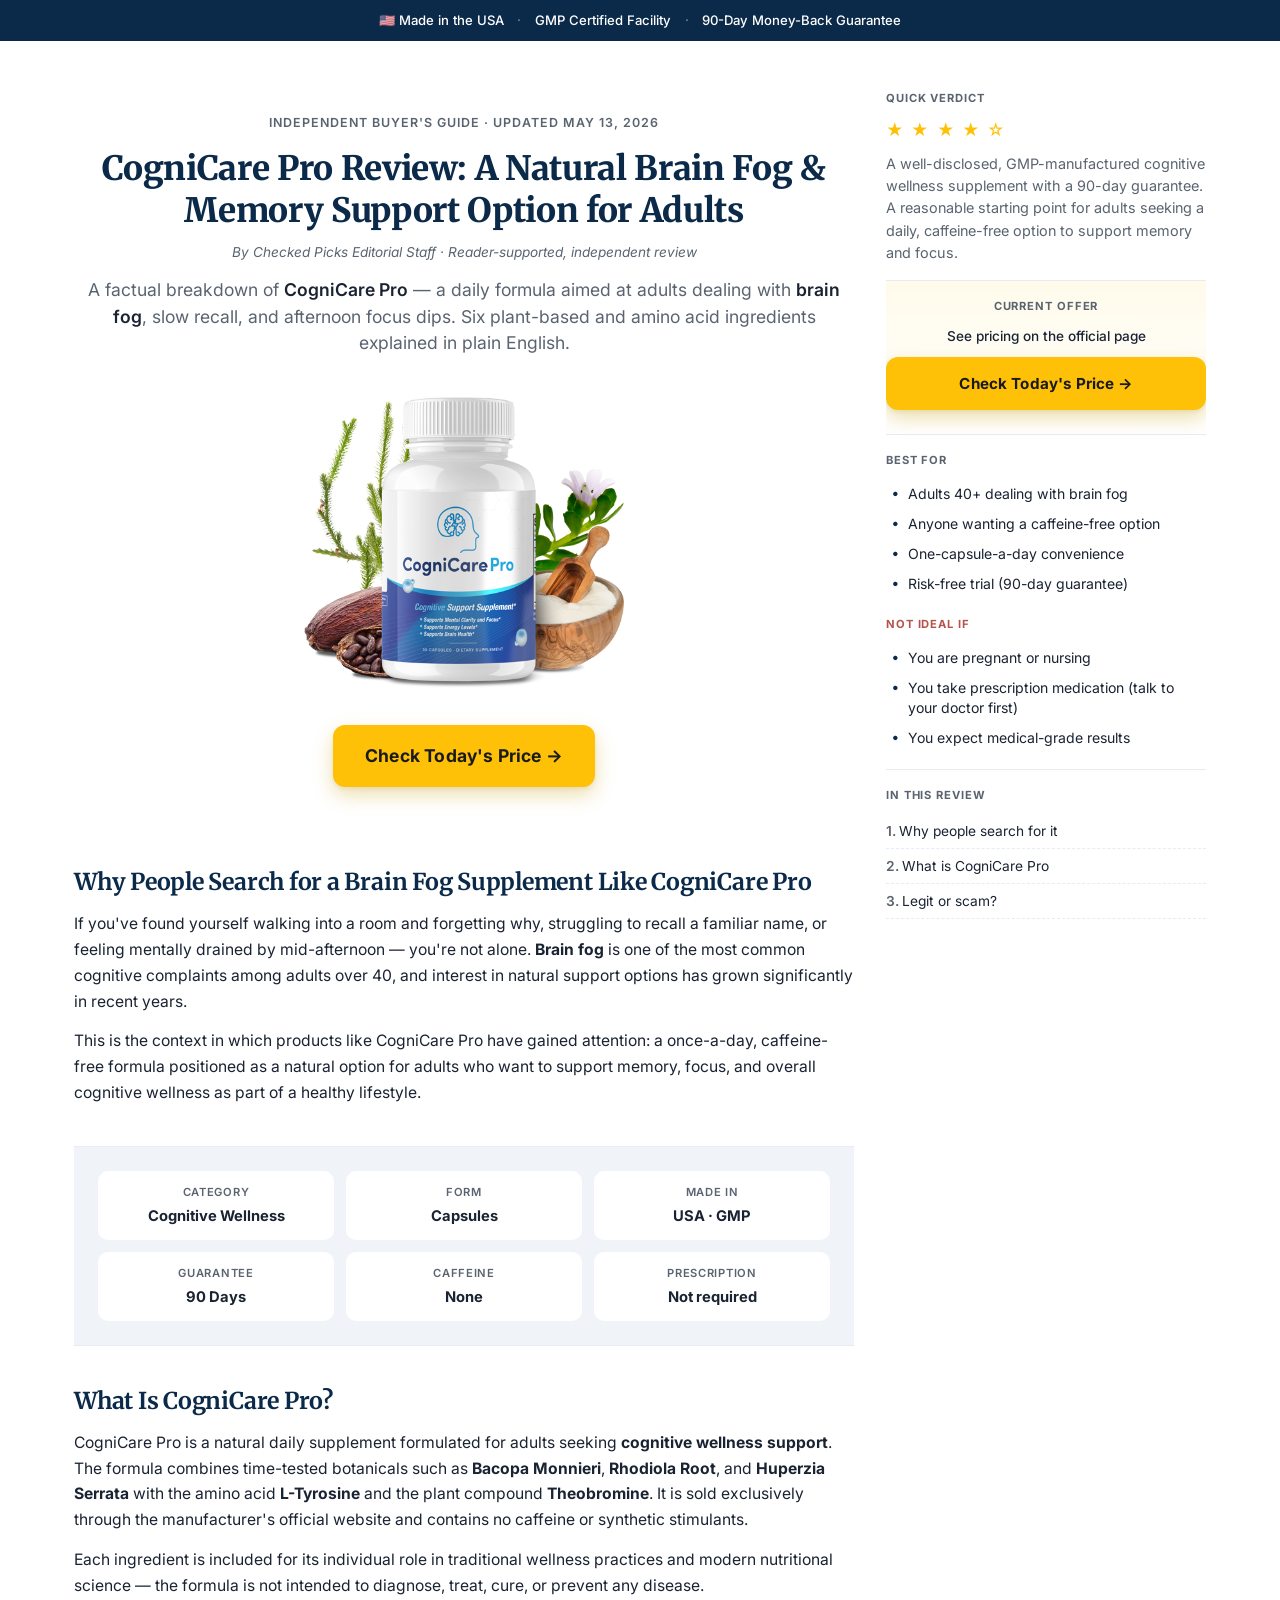
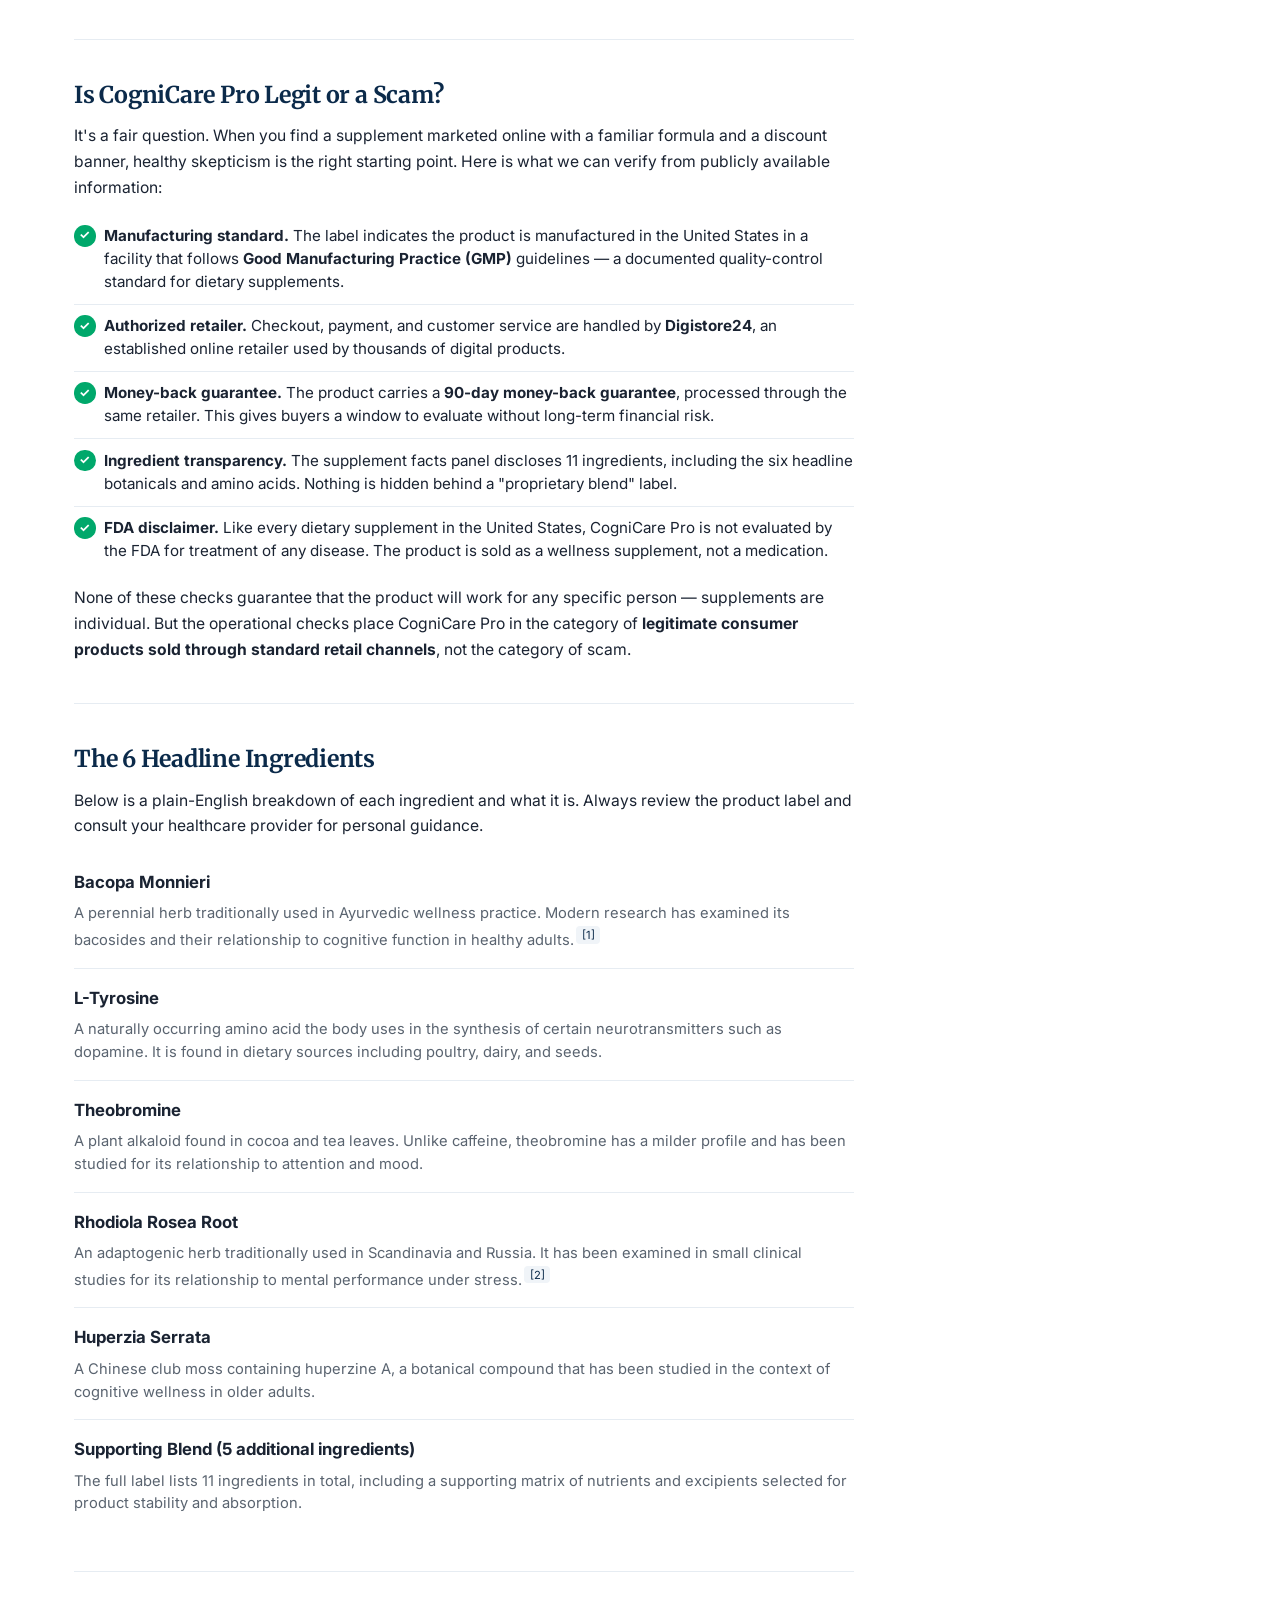
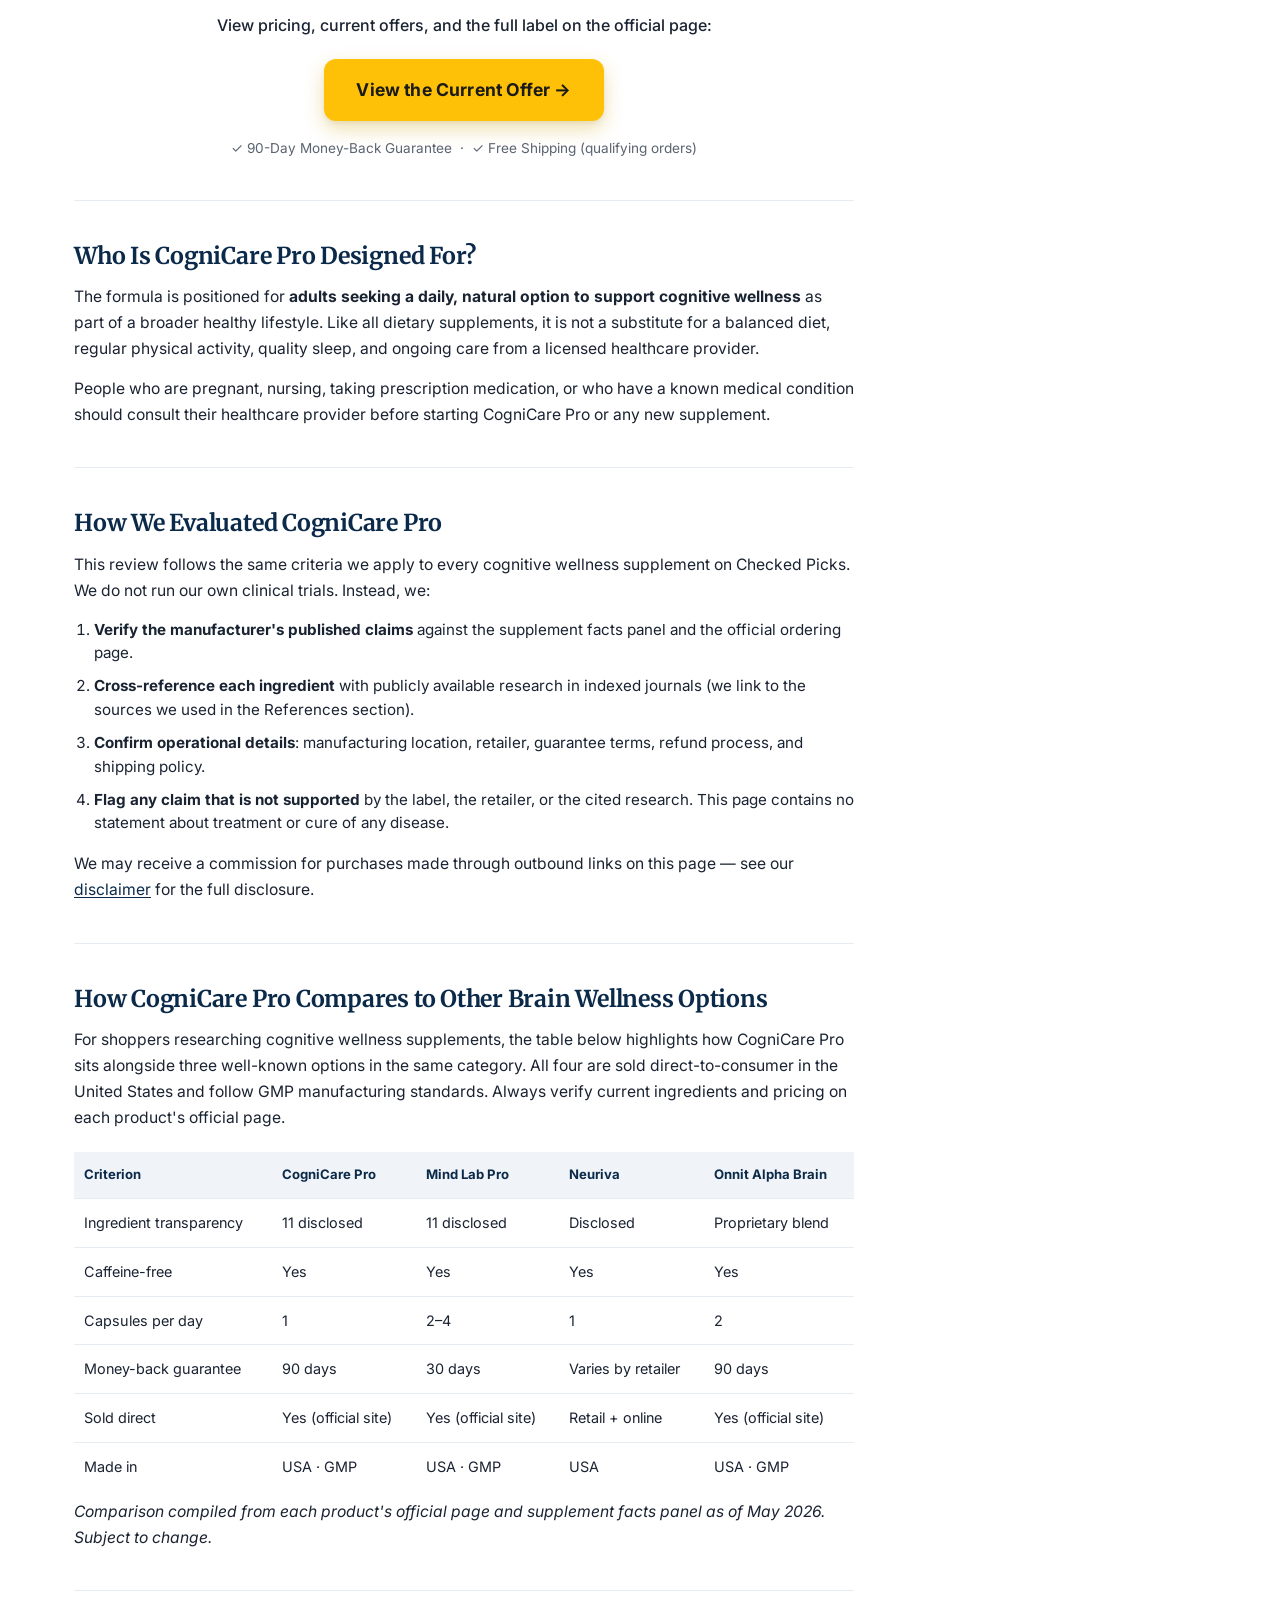
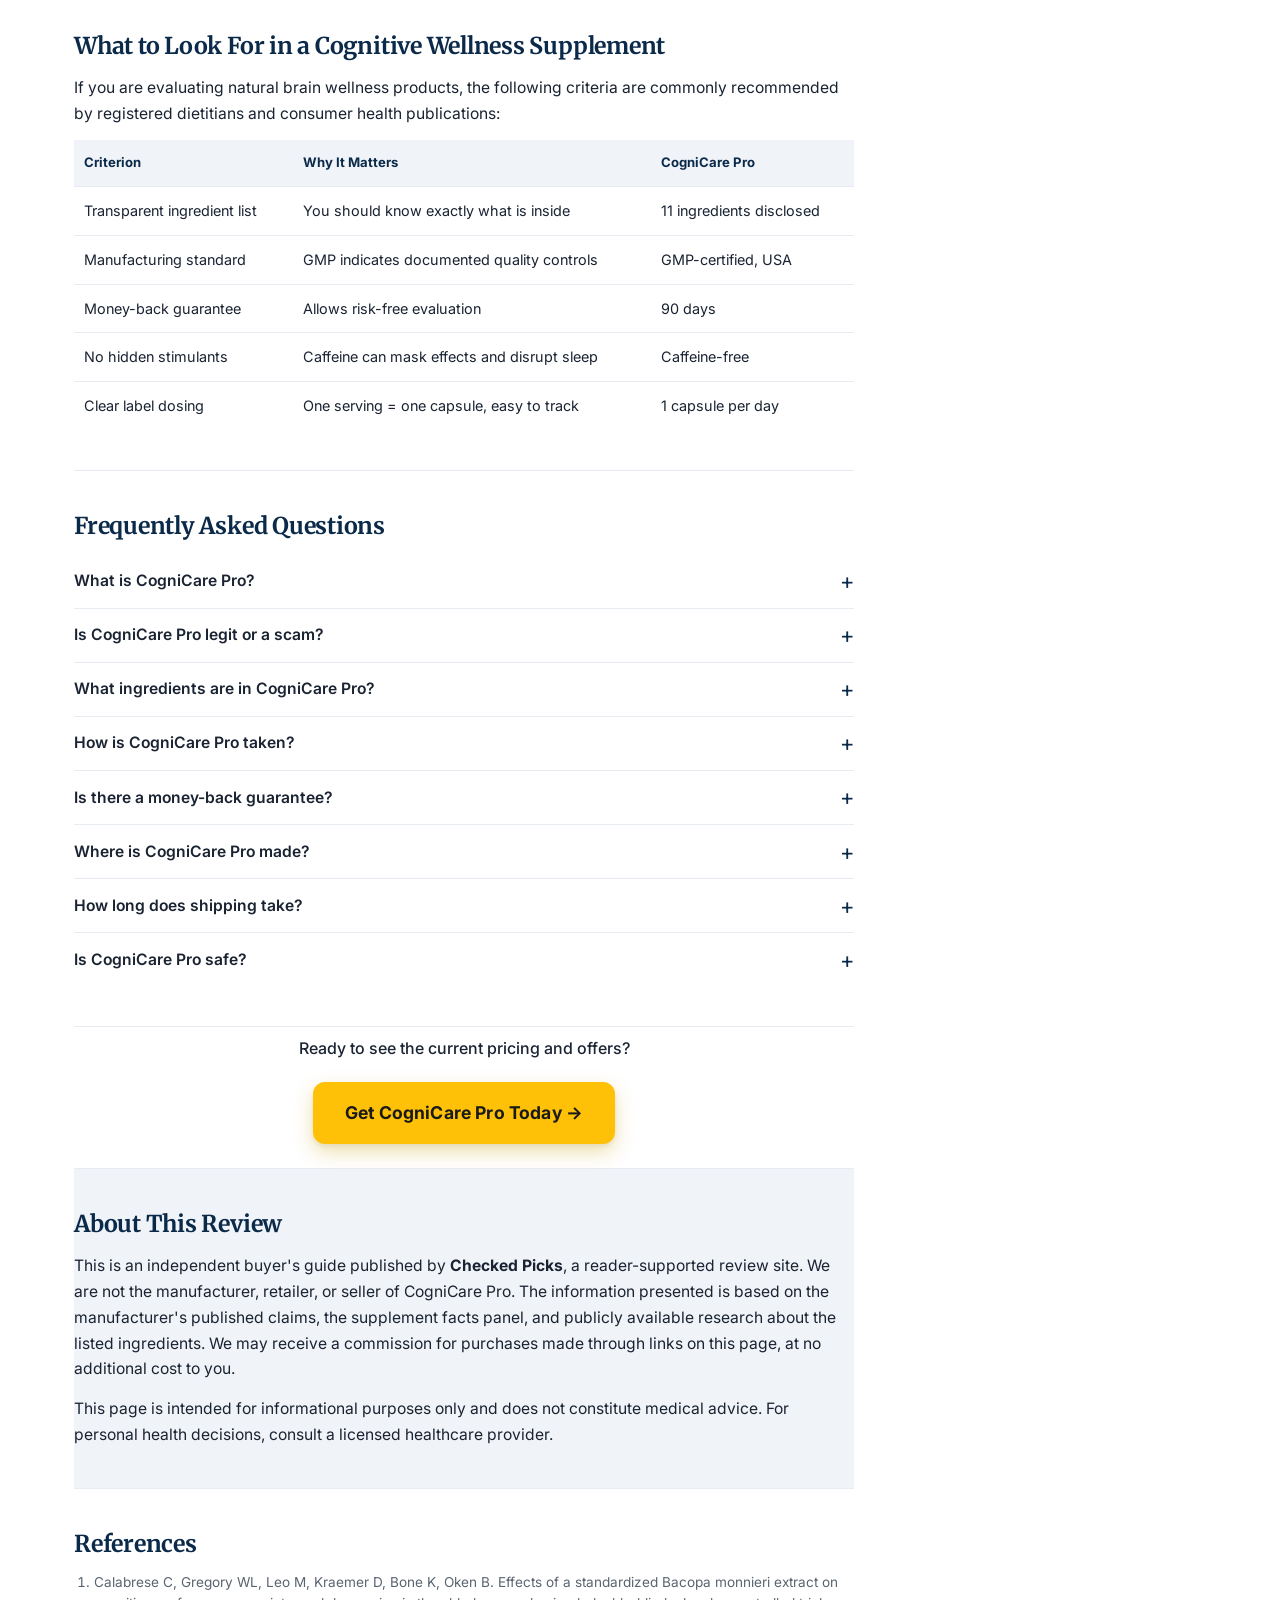
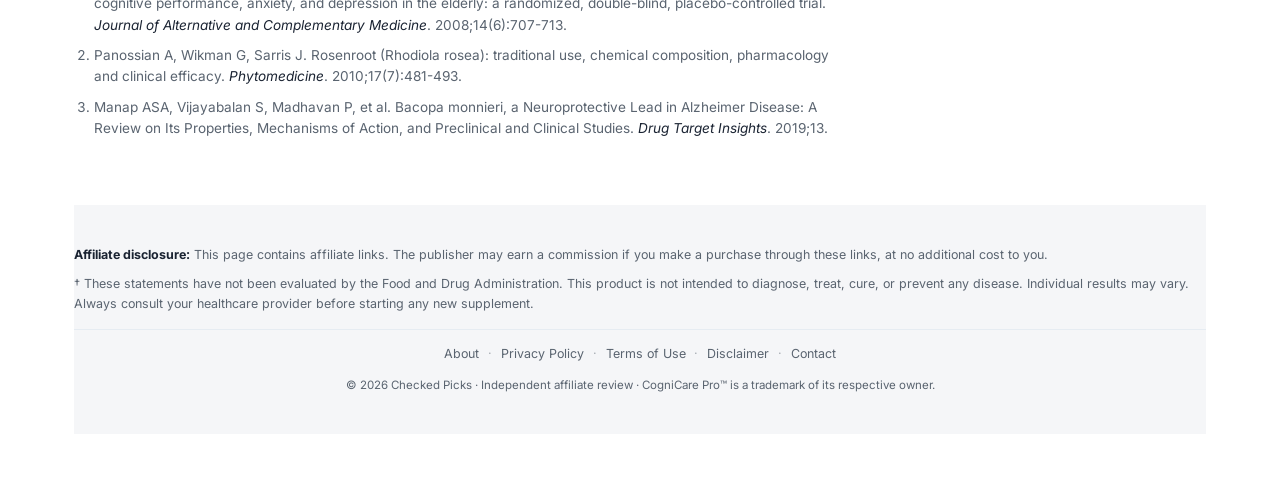
<file: index.html>
<!DOCTYPE html>
<html lang="en">
<head>
<meta charset="UTF-8">
<meta name="viewport" content="width=device-width, initial-scale=1.0, viewport-fit=cover">

<!-- Primary SEO -->
<title>CogniCare Pro Review (2026): A Natural Option for Brain Fog, Memory & Focus | Buyer's Guide</title>
<meta name="description" content="Independent CogniCare Pro review for adults dealing with brain fog, slow recall, and afternoon focus dips. A factual look at the six plant-based ingredients (Bacopa Monnieri, L-Tyrosine, Rhodiola Root), how the formula is designed, pricing, and FAQ.">
<meta name="robots" content="index, follow, max-snippet:-1, max-image-preview:large, max-video-preview:-1">
<meta name="author" content="Brain Wellness Editorial">
<meta name="keywords" content="CogniCare Pro, CogniCare Pro review, brain fog supplement, natural brain support, cognitive wellness supplement, Bacopa Monnieri supplement, L-Tyrosine, Rhodiola Root, brain fog memory focus, plant-based cognitive support">
<link rel="canonical" href="https://cognicare.checkedpicks.com/">

<!-- Open Graph -->
<meta property="og:type" content="article">
<meta property="og:title" content="CogniCare Pro Review (2026): A Natural Option for Brain Fog, Memory & Focus">
<meta property="og:description" content="A clear, factual guide to CogniCare Pro for adults dealing with brain fog and slow recall — six plant-based ingredients, how they're studied, and answers to the most common questions.">
<meta property="og:image" content="https://cognicare.checkedpicks.com/img/hero.png">
<meta property="og:url" content="https://cognicare.checkedpicks.com/">
<meta property="og:site_name" content="Checked Picks · Brain Wellness Desk">
<meta property="og:locale" content="en_US">

<!-- Twitter -->
<meta name="twitter:card" content="summary_large_image">
<meta name="twitter:title" content="CogniCare Pro Review (2026): Brain Fog, Memory & Focus Guide">
<meta name="twitter:description" content="Six plant-based ingredients reviewed in plain English — for adults dealing with brain fog, slow recall, and focus dips.">
<meta name="twitter:image" content="https://cognicare.checkedpicks.com/img/hero.png">

<!-- Performance -->
<link rel="preload" href="img/hero.png" as="image" fetchpriority="high">

<!-- Google Fonts -->
<link rel="preconnect" href="https://fonts.googleapis.com">
<link rel="preconnect" href="https://fonts.gstatic.com" crossorigin>
<link href="https://fonts.googleapis.com/css2?family=Inter:wght@400;500;600;700;800&family=Merriweather:wght@700;900&display=swap" rel="stylesheet">

<link rel="stylesheet" href="style.css">

<!-- ====== GOOGLE ANALYTICS 4 + GOOGLE ADS ====== -->
<script async src="https://www.googletagmanager.com/gtag/js?id=G-2JKNQCYYZE"></script>
<script>
window.dataLayer = window.dataLayer || [];
function gtag(){dataLayer.push(arguments);}
gtag('js', new Date());
gtag('config', 'G-2JKNQCYYZE');
gtag('config', 'AW-948909355');
</script>
<!-- ====== /GOOGLE ANALYTICS 4 + GOOGLE ADS ====== -->

<!-- ====== MICROSOFT CLARITY (HEATMAP GRATUITO) ====== -->
<script type="text/javascript">
(function(c,l,a,r,i,t,y){
  c[a]=c[a]||function(){(c[a].q=c[a].q||[]).push(arguments)};
  t=l.createElement(r);t.async=1;t.src="https://www.clarity.ms/tag/"+i;
  y=l.getElementsByTagName(r)[0];y.parentNode.insertBefore(t,y);
})(window, document, "clarity", "script", "qdcce533mf");
</script>
<!-- ====== /MICROSOFT CLARITY ====== -->

<!-- ====== BING ADS UET — ATIVAR QUANDO RODAR BING ADS ======
<script>
(function(w,d,t,r,u){var f,n,i;w[u]=w[u]||[],f=function(){var o={ti:"SEU_UET_ID"};
o.q=w[u],w[u]=new UET(o),w[u].push("pageLoad")},n=d.createElement(t),n.src=r,
n.async=1,n.onload=n.onreadystatechange=function(){var s=this.readyState;
s&&s!=="loaded"&&s!=="complete"||(f(),n.onload=n.onreadystatechange=null)},
i=d.getElementsByTagName(t)[0],i.parentNode.insertBefore(n,i)})
(window,document,"script","//bat.bing.com/bat.js","uetq");
</script>
====== /BING ADS UET ====== -->

<!-- Structured Data: Article + Product + FAQPage + Organization -->
<script type="application/ld+json">
{
  "@context": "https://schema.org",
  "@graph": [
    {
      "@type": "Article",
      "@id": "https://cognicare.checkedpicks.com/#article",
      "headline": "CogniCare Pro Review (2026): A Natural Option for Brain Fog, Memory & Focus",
      "description": "Independent review of CogniCare Pro, a natural cognitive wellness supplement aimed at adults dealing with brain fog and slow recall, combining six plant-based ingredients including Bacopa Monnieri, L-Tyrosine, and Rhodiola Root.",
      "image": "https://cognicare.checkedpicks.com/img/hero.png",
      "datePublished": "2026-04-25",
      "dateModified": "2026-05-13",
      "author": {
        "@type": "Organization",
        "name": "Checked Picks Editorial",
        "url": "https://checkedpicks.com/"
      },
      "publisher": {
        "@type": "Organization",
        "name": "Checked Picks",
        "logo": {
          "@type": "ImageObject",
          "url": "https://cognicare.checkedpicks.com/img/hero.png"
        }
      },
      "mainEntityOfPage": "https://cognicare.checkedpicks.com/"
    },
    {
      "@type": "Product",
      "@id": "https://cognicare.checkedpicks.com/#product",
      "name": "CogniCare Pro",
      "description": "A daily natural wellness supplement combining six plant-based and amino acid ingredients designed to support cognitive wellness in adults.",
      "image": "https://cognicare.checkedpicks.com/img/hero.png",
      "category": "Cognitive Wellness Supplement",
      "brand": {
        "@type": "Brand",
        "name": "CogniCare Pro"
      },
      "offers": {
        "@type": "Offer",
        "price": "179.00",
        "priceCurrency": "USD",
        "availability": "https://schema.org/InStock",
        "url": "https://cognicarepro.com/d/order-now.php#aff=karinaSouzaReis"
      }
    },
    {
      "@type": "FAQPage",
      "@id": "https://cognicare.checkedpicks.com/#faq",
      "mainEntity": [
        {
          "@type": "Question",
          "name": "What is CogniCare Pro?",
          "acceptedAnswer": {
            "@type": "Answer",
            "text": "CogniCare Pro is a natural daily supplement designed to support cognitive wellness in adults. It combines six plant-based and amino acid ingredients including Bacopa Monnieri, L-Tyrosine, Theobromine, Rhodiola Root, and Huperzia Serrata. The formula contains no caffeine, no synthetic stimulants, and no prescription is required."
          }
        },
        {
          "@type": "Question",
          "name": "Is CogniCare Pro legit or a scam?",
          "acceptedAnswer": {
            "@type": "Answer",
            "text": "CogniCare Pro is a real product manufactured in the United States in a GMP-certified facility and fulfilled by Digistore24, an established online retailer. It is sold exclusively through the manufacturer's official website with a 90-day money-back guarantee. As with any supplement, individual results vary."
          }
        },
        {
          "@type": "Question",
          "name": "What ingredients are in CogniCare Pro?",
          "acceptedAnswer": {
            "@type": "Answer",
            "text": "CogniCare Pro contains 11 carefully selected ingredients. The six headline ingredients are: Bacopa Monnieri (a botanical traditionally used in Ayurvedic practice), L-Tyrosine (an amino acid), Theobromine (a plant compound found in cocoa), Rhodiola Root (an adaptogenic herb), Huperzia Serrata (a botanical extract), and a complementary blend of supporting nutrients."
          }
        },
        {
          "@type": "Question",
          "name": "How is CogniCare Pro taken?",
          "acceptedAnswer": {
            "@type": "Answer",
            "text": "The recommended use is one capsule per day, ideally taken with water. The product is shipped from a facility in the United States and follows GMP (Good Manufacturing Practice) guidelines. Always consult your healthcare provider before starting any new supplement, especially if you take prescription medication."
          }
        },
        {
          "@type": "Question",
          "name": "Is there a money-back guarantee for CogniCare Pro?",
          "acceptedAnswer": {
            "@type": "Answer",
            "text": "Yes. CogniCare Pro comes with a 90-day money-back guarantee. If you are not satisfied with the product within 90 days of purchase, you can request a refund through the official ordering page."
          }
        },
        {
          "@type": "Question",
          "name": "Where is CogniCare Pro manufactured?",
          "acceptedAnswer": {
            "@type": "Answer",
            "text": "CogniCare Pro is manufactured in the United States in a GMP-certified facility. Orders are fulfilled by Digistore24, an established online retailer that handles checkout, shipping, and customer service for the product."
          }
        },
        {
          "@type": "Question",
          "name": "How long does shipping take?",
          "acceptedAnswer": {
            "@type": "Answer",
            "text": "Standard shipping within the United States typically takes 5 to 7 business days. International shipping times vary by destination. Free shipping is offered on the official ordering page for qualifying orders."
          }
        },
        {
          "@type": "Question",
          "name": "Is CogniCare Pro safe?",
          "acceptedAnswer": {
            "@type": "Answer",
            "text": "CogniCare Pro is formulated with natural ingredients and contains no caffeine or synthetic stimulants. As with any supplement, individual responses can vary. Speak with your healthcare provider before adding any new supplement to your routine, particularly if you are pregnant, nursing, taking medication, or have a known medical condition."
          }
        }
      ]
    }
  ]
}
</script>
</head>
<body>

<header class="trust-bar" role="banner">
  <span class="trust-item">🇺🇸 Made in the USA</span>
  <span class="trust-divider">·</span>
  <span class="trust-item">GMP Certified Facility</span>
  <span class="trust-divider">·</span>
  <span class="trust-item">90-Day Money-Back Guarantee</span>
</header>

<main class="container">

  <div class="layout">

    <article class="main-content" itemscope itemtype="https://schema.org/Article">

      <header class="hero">
        <p class="eyebrow">Independent Buyer's Guide · Updated May 13, 2026</p>
        <h1 itemprop="headline">CogniCare Pro Review: A Natural Brain Fog &amp; Memory Support Option for Adults</h1>
        <p class="byline">By <span itemprop="author">Checked Picks Editorial Staff</span> · Reader-supported, independent review</p>
        <p class="subhead" itemprop="description">A factual breakdown of <strong>CogniCare Pro</strong> — a daily formula aimed at adults dealing with <strong>brain fog</strong>, slow recall, and afternoon focus dips. Six plant-based and amino acid ingredients explained in plain English.</p>
        <img src="img/hero.png" alt="CogniCare Pro natural brain fog and memory support supplement bottle with botanical ingredients" class="product-img" width="320" height="320" itemprop="image">
        <a href="#" class="cta-btn" data-cta="hero">Check Today's Price →</a>
      </header>

      <section class="content-section" id="why-search">
        <h2>Why People Search for a Brain Fog Supplement Like CogniCare Pro</h2>
        <p>If you've found yourself walking into a room and forgetting why, struggling to recall a familiar name, or feeling mentally drained by mid-afternoon — you're not alone. <strong>Brain fog</strong> is one of the most common cognitive complaints among adults over 40, and interest in natural support options has grown significantly in recent years.</p>
        <p>This is the context in which products like CogniCare Pro have gained attention: a once-a-day, caffeine-free formula positioned as a natural option for adults who want to support memory, focus, and overall cognitive wellness as part of a healthy lifestyle.</p>
      </section>

      <section class="quick-facts" aria-label="Quick facts">
        <h2 class="visually-hidden">CogniCare Pro at a Glance</h2>
        <div class="facts-grid">
          <div class="fact"><span class="fact-label">Category</span><span class="fact-value">Cognitive Wellness</span></div>
          <div class="fact"><span class="fact-label">Form</span><span class="fact-value">Capsules</span></div>
          <div class="fact"><span class="fact-label">Made in</span><span class="fact-value">USA · GMP</span></div>
          <div class="fact"><span class="fact-label">Guarantee</span><span class="fact-value">90 Days</span></div>
          <div class="fact"><span class="fact-label">Caffeine</span><span class="fact-value">None</span></div>
          <div class="fact"><span class="fact-label">Prescription</span><span class="fact-value">Not required</span></div>
        </div>
      </section>

      <section class="content-section" id="what-is">
        <h2>What Is CogniCare Pro?</h2>
        <p>CogniCare Pro is a natural daily supplement formulated for adults seeking <strong>cognitive wellness support</strong>. The formula combines time-tested botanicals such as <strong>Bacopa Monnieri</strong>, <strong>Rhodiola Root</strong>, and <strong>Huperzia Serrata</strong> with the amino acid <strong>L-Tyrosine</strong> and the plant compound <strong>Theobromine</strong>. It is sold exclusively through the manufacturer's official website and contains no caffeine or synthetic stimulants.</p>
        <p>Each ingredient is included for its individual role in traditional wellness practices and modern nutritional science — the formula is not intended to diagnose, treat, cure, or prevent any disease.</p>
      </section>

      <section class="content-section" id="legit">
        <h2>Is CogniCare Pro Legit or a Scam?</h2>
        <p>It's a fair question. When you find a supplement marketed online with a familiar formula and a discount banner, healthy skepticism is the right starting point. Here is what we can verify from publicly available information:</p>
        <ul class="legit-checks">
          <li><strong>Manufacturing standard.</strong> The label indicates the product is manufactured in the United States in a facility that follows <strong>Good Manufacturing Practice (GMP)</strong> guidelines — a documented quality-control standard for dietary supplements.</li>
          <li><strong>Authorized retailer.</strong> Checkout, payment, and customer service are handled by <strong>Digistore24</strong>, an established online retailer used by thousands of digital products.</li>
          <li><strong>Money-back guarantee.</strong> The product carries a <strong>90-day money-back guarantee</strong>, processed through the same retailer. This gives buyers a window to evaluate without long-term financial risk.</li>
          <li><strong>Ingredient transparency.</strong> The supplement facts panel discloses 11 ingredients, including the six headline botanicals and amino acids. Nothing is hidden behind a "proprietary blend" label.</li>
          <li><strong>FDA disclaimer.</strong> Like every dietary supplement in the United States, CogniCare Pro is not evaluated by the FDA for treatment of any disease. The product is sold as a wellness supplement, not a medication.</li>
        </ul>
        <p>None of these checks guarantee that the product will work for any specific person — supplements are individual. But the operational checks place CogniCare Pro in the category of <strong>legitimate consumer products sold through standard retail channels</strong>, not the category of scam.</p>
      </section>

      <section class="content-section" id="ingredients">
        <h2>The 6 Headline Ingredients</h2>
        <p>Below is a plain-English breakdown of each ingredient and what it is. Always review the product label and consult your healthcare provider for personal guidance.</p>
        <ul class="ingredient-list">
          <li>
            <h3>Bacopa Monnieri</h3>
            <p>A perennial herb traditionally used in Ayurvedic wellness practice. Modern research has examined its bacosides and their relationship to cognitive function in healthy adults.<sup><a href="#ref-1">[1]</a></sup></p>
          </li>
          <li>
            <h3>L-Tyrosine</h3>
            <p>A naturally occurring amino acid the body uses in the synthesis of certain neurotransmitters such as dopamine. It is found in dietary sources including poultry, dairy, and seeds.</p>
          </li>
          <li>
            <h3>Theobromine</h3>
            <p>A plant alkaloid found in cocoa and tea leaves. Unlike caffeine, theobromine has a milder profile and has been studied for its relationship to attention and mood.</p>
          </li>
          <li>
            <h3>Rhodiola Rosea Root</h3>
            <p>An adaptogenic herb traditionally used in Scandinavia and Russia. It has been examined in small clinical studies for its relationship to mental performance under stress.<sup><a href="#ref-2">[2]</a></sup></p>
          </li>
          <li>
            <h3>Huperzia Serrata</h3>
            <p>A Chinese club moss containing huperzine A, a botanical compound that has been studied in the context of cognitive wellness in older adults.</p>
          </li>
          <li>
            <h3>Supporting Blend (5 additional ingredients)</h3>
            <p>The full label lists 11 ingredients in total, including a supporting matrix of nutrients and excipients selected for product stability and absorption.</p>
          </li>
        </ul>
      </section>

      <section class="cta-section">
        <p class="cta-lead">View pricing, current offers, and the full label on the official page:</p>
        <a href="#" class="cta-btn" data-cta="middle">View the Current Offer →</a>
        <p class="guarantee">✓ 90-Day Money-Back Guarantee &nbsp;·&nbsp; ✓ Free Shipping (qualifying orders)</p>
      </section>

      <section class="content-section" id="who-its-for">
        <h2>Who Is CogniCare Pro Designed For?</h2>
        <p>The formula is positioned for <strong>adults seeking a daily, natural option to support cognitive wellness</strong> as part of a broader healthy lifestyle. Like all dietary supplements, it is not a substitute for a balanced diet, regular physical activity, quality sleep, and ongoing care from a licensed healthcare provider.</p>
        <p>People who are pregnant, nursing, taking prescription medication, or who have a known medical condition should consult their healthcare provider before starting CogniCare Pro or any new supplement.</p>
      </section>

      <section class="content-section" id="methodology">
        <h2>How We Evaluated CogniCare Pro</h2>
        <p>This review follows the same criteria we apply to every cognitive wellness supplement on Checked Picks. We do not run our own clinical trials. Instead, we:</p>
        <ol class="methodology">
          <li><strong>Verify the manufacturer's published claims</strong> against the supplement facts panel and the official ordering page.</li>
          <li><strong>Cross-reference each ingredient</strong> with publicly available research in indexed journals (we link to the sources we used in the References section).</li>
          <li><strong>Confirm operational details</strong>: manufacturing location, retailer, guarantee terms, refund process, and shipping policy.</li>
          <li><strong>Flag any claim that is not supported</strong> by the label, the retailer, or the cited research. This page contains no statement about treatment or cure of any disease.</li>
        </ol>
        <p>We may receive a commission for purchases made through outbound links on this page — see our <a href="disclaimer.html">disclaimer</a> for the full disclosure.</p>
      </section>

      <section class="content-section" id="comparison">
        <h2>How CogniCare Pro Compares to Other Brain Wellness Options</h2>
        <p>For shoppers researching cognitive wellness supplements, the table below highlights how CogniCare Pro sits alongside three well-known options in the same category. All four are sold direct-to-consumer in the United States and follow GMP manufacturing standards. Always verify current ingredients and pricing on each product's official page.</p>
        <div class="comparison-wrap">
          <table class="comparison">
            <thead>
              <tr>
                <th>Criterion</th>
                <th><strong>CogniCare Pro</strong></th>
                <th>Mind Lab Pro</th>
                <th>Neuriva</th>
                <th>Onnit Alpha Brain</th>
              </tr>
            </thead>
            <tbody>
              <tr><td>Ingredient transparency</td><td>11 disclosed</td><td>11 disclosed</td><td>Disclosed</td><td>Proprietary blend</td></tr>
              <tr><td>Caffeine-free</td><td>Yes</td><td>Yes</td><td>Yes</td><td>Yes</td></tr>
              <tr><td>Capsules per day</td><td>1</td><td>2–4</td><td>1</td><td>2</td></tr>
              <tr><td>Money-back guarantee</td><td>90 days</td><td>30 days</td><td>Varies by retailer</td><td>90 days</td></tr>
              <tr><td>Sold direct</td><td>Yes (official site)</td><td>Yes (official site)</td><td>Retail + online</td><td>Yes (official site)</td></tr>
              <tr><td>Made in</td><td>USA · GMP</td><td>USA · GMP</td><td>USA</td><td>USA · GMP</td></tr>
            </tbody>
          </table>
        </div>
        <p class="comparison-note">Comparison compiled from each product's official page and supplement facts panel as of May 2026. Subject to change.</p>
      </section>

      <section class="content-section" id="what-to-look-for">
        <h2>What to Look For in a Cognitive Wellness Supplement</h2>
        <p>If you are evaluating natural brain wellness products, the following criteria are commonly recommended by registered dietitians and consumer health publications:</p>
        <table class="comparison">
          <thead>
            <tr><th>Criterion</th><th>Why It Matters</th><th>CogniCare Pro</th></tr>
          </thead>
          <tbody>
            <tr><td>Transparent ingredient list</td><td>You should know exactly what is inside</td><td>11 ingredients disclosed</td></tr>
            <tr><td>Manufacturing standard</td><td>GMP indicates documented quality controls</td><td>GMP-certified, USA</td></tr>
            <tr><td>Money-back guarantee</td><td>Allows risk-free evaluation</td><td>90 days</td></tr>
            <tr><td>No hidden stimulants</td><td>Caffeine can mask effects and disrupt sleep</td><td>Caffeine-free</td></tr>
            <tr><td>Clear label dosing</td><td>One serving = one capsule, easy to track</td><td>1 capsule per day</td></tr>
          </tbody>
        </table>
      </section>

      <section class="content-section faq" id="faq">
        <h2>Frequently Asked Questions</h2>

        <details>
          <summary>What is CogniCare Pro?</summary>
          <p>CogniCare Pro is a natural daily supplement designed to support cognitive wellness in adults. It combines six plant-based and amino acid ingredients including Bacopa Monnieri, L-Tyrosine, Theobromine, Rhodiola Root, and Huperzia Serrata. The formula contains no caffeine, no synthetic stimulants, and no prescription is required.</p>
        </details>

        <details>
          <summary>Is CogniCare Pro legit or a scam?</summary>
          <p>CogniCare Pro is a real product manufactured in the United States in a GMP-certified facility and fulfilled by Digistore24. It carries a 90-day money-back guarantee. As with any supplement, individual results vary — but the operational details place it among legitimate consumer products, not scams.</p>
        </details>

        <details>
          <summary>What ingredients are in CogniCare Pro?</summary>
          <p>The full label lists 11 ingredients. The six headline ingredients are Bacopa Monnieri, L-Tyrosine, Theobromine, Rhodiola Root, Huperzia Serrata, and a supporting nutrient blend. See the official page for the complete supplement facts panel.</p>
        </details>

        <details>
          <summary>How is CogniCare Pro taken?</summary>
          <p>The recommended use is one capsule per day with water. Always follow the directions on the product label and consult your healthcare provider before starting any supplement.</p>
        </details>

        <details>
          <summary>Is there a money-back guarantee?</summary>
          <p>Yes — CogniCare Pro is offered with a 90-day money-back guarantee. Refund requests are processed by Digistore24, the authorized retailer for the product.</p>
        </details>

        <details>
          <summary>Where is CogniCare Pro made?</summary>
          <p>CogniCare Pro is manufactured in the United States in a facility that follows Good Manufacturing Practice (GMP) standards.</p>
        </details>

        <details>
          <summary>How long does shipping take?</summary>
          <p>Standard shipping within the United States is typically 5 to 7 business days. International shipping times vary by destination.</p>
        </details>

        <details>
          <summary>Is CogniCare Pro safe?</summary>
          <p>CogniCare Pro is formulated with natural ingredients and contains no caffeine. As with any supplement, individual responses can vary. People who are pregnant, nursing, taking medication, or who have a medical condition should speak with their healthcare provider before use.</p>
        </details>
      </section>

      <section class="cta-section secondary">
        <p class="cta-lead">Ready to see the current pricing and offers?</p>
        <a href="#" class="cta-btn" data-cta="bottom">Get CogniCare Pro Today →</a>
      </section>

      <section class="content-section about" id="about">
        <h2>About This Review</h2>
        <p>This is an independent buyer's guide published by <strong>Checked Picks</strong>, a reader-supported review site. We are not the manufacturer, retailer, or seller of CogniCare Pro. The information presented is based on the manufacturer's published claims, the supplement facts panel, and publicly available research about the listed ingredients. We may receive a commission for purchases made through links on this page, at no additional cost to you.</p>
        <p>This page is intended for informational purposes only and does not constitute medical advice. For personal health decisions, consult a licensed healthcare provider.</p>
      </section>

      <section class="content-section references" id="references">
        <h2>References</h2>
        <ol>
          <li id="ref-1">Calabrese C, Gregory WL, Leo M, Kraemer D, Bone K, Oken B. Effects of a standardized Bacopa monnieri extract on cognitive performance, anxiety, and depression in the elderly: a randomized, double-blind, placebo-controlled trial. <em>Journal of Alternative and Complementary Medicine</em>. 2008;14(6):707-713.</li>
          <li id="ref-2">Panossian A, Wikman G, Sarris J. Rosenroot (Rhodiola rosea): traditional use, chemical composition, pharmacology and clinical efficacy. <em>Phytomedicine</em>. 2010;17(7):481-493.</li>
          <li>Manap ASA, Vijayabalan S, Madhavan P, et al. Bacopa monnieri, a Neuroprotective Lead in Alzheimer Disease: A Review on Its Properties, Mechanisms of Action, and Preclinical and Clinical Studies. <em>Drug Target Insights</em>. 2019;13.</li>
        </ol>
      </section>

    </article>

    <aside class="sidebar" aria-label="Review summary">

      <div class="sidebar-card sidebar-verdict">
        <p class="sidebar-eyebrow">Quick Verdict</p>
        <p class="sidebar-rating">★ ★ ★ ★ ☆</p>
        <p>A well-disclosed, GMP-manufactured cognitive wellness supplement with a 90-day guarantee. A reasonable starting point for adults seeking a daily, caffeine-free option to support memory and focus.</p>
      </div>

      <div class="sidebar-card sidebar-cta">
        <p class="sidebar-eyebrow">Current Offer</p>
        <p class="sidebar-price-note">See pricing on the official page</p>
        <a href="#" class="cta-btn" data-cta="sidebar">Check Today's Price →</a>
      </div>

      <div class="sidebar-card sidebar-bestfor">
        <p class="sidebar-eyebrow">Best For</p>
        <ul class="bestfor-list">
          <li>Adults 40+ dealing with brain fog</li>
          <li>Anyone wanting a caffeine-free option</li>
          <li>One-capsule-a-day convenience</li>
          <li>Risk-free trial (90-day guarantee)</li>
        </ul>
        <p class="sidebar-eyebrow sidebar-eyebrow-alt">Not Ideal If</p>
        <ul class="bestfor-list">
          <li>You are pregnant or nursing</li>
          <li>You take prescription medication (talk to your doctor first)</li>
          <li>You expect medical-grade results</li>
        </ul>
      </div>

      <nav class="sidebar-card sidebar-toc" aria-label="In this review">
        <p class="sidebar-eyebrow">In This Review</p>
        <ol>
          <li><a href="#why-search">Why people search for it</a></li>
          <li><a href="#what-is">What is CogniCare Pro</a></li>
          <li><a href="#legit">Legit or scam?</a></li>
          <li><a href="#ingredients">The 6 ingredients</a></li>
          <li><a href="#who-its-for">Who is it for</a></li>
          <li><a href="#methodology">How we evaluated</a></li>
          <li><a href="#comparison">Compared to alternatives</a></li>
          <li><a href="#faq">FAQ</a></li>
          <li><a href="#references">References</a></li>
        </ol>
      </nav>

    </aside>

  </div>

  <footer class="disclaimer" role="contentinfo">
    <p><strong>Affiliate disclosure:</strong> This page contains affiliate links. The publisher may earn a commission if you make a purchase through these links, at no additional cost to you.</p>
    <p>† These statements have not been evaluated by the Food and Drug Administration. This product is not intended to diagnose, treat, cure, or prevent any disease. Individual results may vary. Always consult your healthcare provider before starting any new supplement.</p>
    <nav class="footer-nav" aria-label="Legal">
      <a href="about.html">About</a>
      <span aria-hidden="true">·</span>
      <a href="privacy.html">Privacy Policy</a>
      <span aria-hidden="true">·</span>
      <a href="terms.html">Terms of Use</a>
      <span aria-hidden="true">·</span>
      <a href="disclaimer.html">Disclaimer</a>
      <span aria-hidden="true">·</span>
      <a href="mailto:contact@checkedpicks.com">Contact</a>
    </nav>
    <p class="copyright">© 2026 Checked Picks · Independent affiliate review · CogniCare Pro™ is a trademark of its respective owner.</p>
  </footer>

</main>

<script src="script.js"></script>
</body>
</html>
</file>
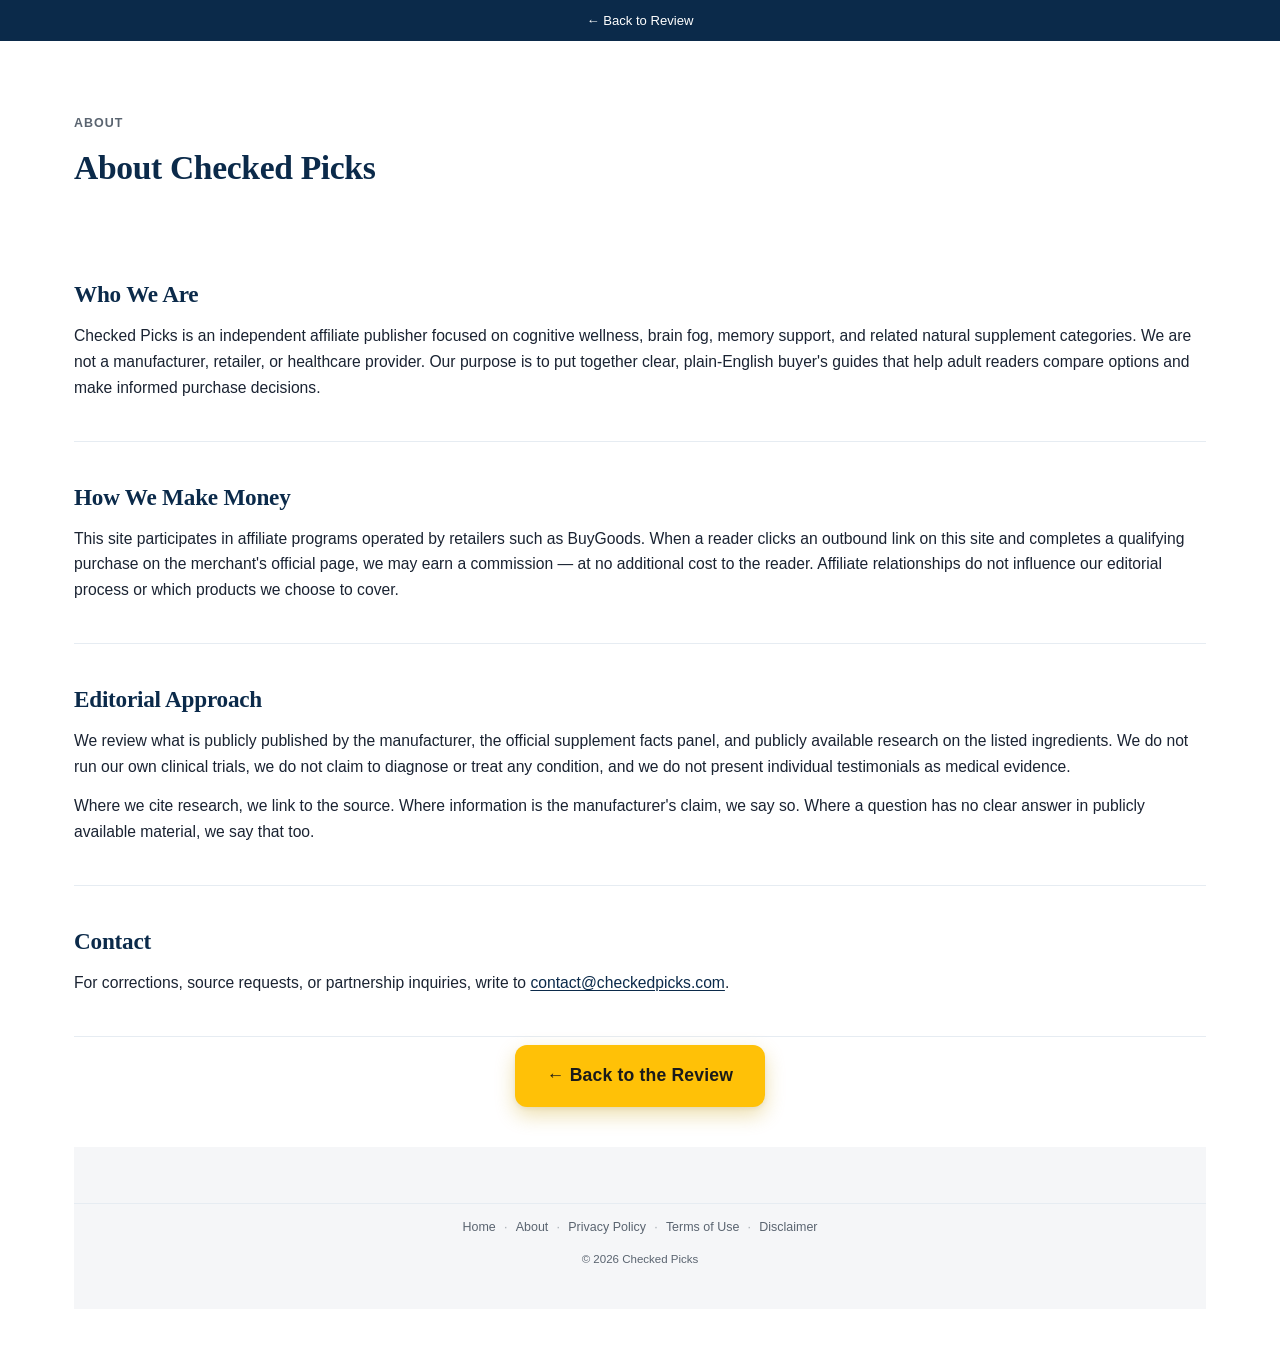
<file: about.html>
<!DOCTYPE html>
<html lang="en">
<head>
<meta charset="UTF-8">
<meta name="viewport" content="width=device-width, initial-scale=1.0, viewport-fit=cover">
<title>About Checked Picks — Independent CogniCare Pro Review</title>
<meta name="description" content="About Checked Picks — an independent affiliate publisher reviewing natural cognitive wellness products for adult readers.">
<meta name="robots" content="index, follow">
<link rel="canonical" href="https://cognicare.checkedpicks.com/about.html">
<link rel="stylesheet" href="style.css">
</head>
<body>

<header class="trust-bar" role="banner">
  <span class="trust-item"><a href="index.html" style="color:#fff;text-decoration:none;">← Back to Review</a></span>
</header>

<main class="container">
  <article>
    <header class="hero" style="text-align:left;">
      <p class="eyebrow">About</p>
      <h1>About Checked Picks</h1>
    </header>

    <section class="content-section">
      <h2>Who We Are</h2>
      <p>Checked Picks is an independent affiliate publisher focused on cognitive wellness, brain fog, memory support, and related natural supplement categories. We are not a manufacturer, retailer, or healthcare provider. Our purpose is to put together clear, plain-English buyer's guides that help adult readers compare options and make informed purchase decisions.</p>
    </section>

    <section class="content-section">
      <h2>How We Make Money</h2>
      <p>This site participates in affiliate programs operated by retailers such as BuyGoods. When a reader clicks an outbound link on this site and completes a qualifying purchase on the merchant's official page, we may earn a commission — at no additional cost to the reader. Affiliate relationships do not influence our editorial process or which products we choose to cover.</p>
    </section>

    <section class="content-section">
      <h2>Editorial Approach</h2>
      <p>We review what is publicly published by the manufacturer, the official supplement facts panel, and publicly available research on the listed ingredients. We do not run our own clinical trials, we do not claim to diagnose or treat any condition, and we do not present individual testimonials as medical evidence.</p>
      <p>Where we cite research, we link to the source. Where information is the manufacturer's claim, we say so. Where a question has no clear answer in publicly available material, we say that too.</p>
    </section>

    <section class="content-section">
      <h2>Contact</h2>
      <p>For corrections, source requests, or partnership inquiries, write to <a href="mailto:contact@checkedpicks.com">contact@checkedpicks.com</a>.</p>
    </section>

    <section class="cta-section secondary">
      <a href="index.html" class="cta-btn" style="text-decoration:none;">← Back to the Review</a>
    </section>
  </article>

  <footer class="disclaimer" role="contentinfo">
    <nav class="footer-nav" aria-label="Legal">
      <a href="index.html">Home</a>
      <span aria-hidden="true">·</span>
      <a href="about.html">About</a>
      <span aria-hidden="true">·</span>
      <a href="privacy.html">Privacy Policy</a>
      <span aria-hidden="true">·</span>
      <a href="terms.html">Terms of Use</a>
      <span aria-hidden="true">·</span>
      <a href="disclaimer.html">Disclaimer</a>
    </nav>
    <p class="copyright">© 2026 Checked Picks</p>
  </footer>
</main>

</body>
</html>
</file>
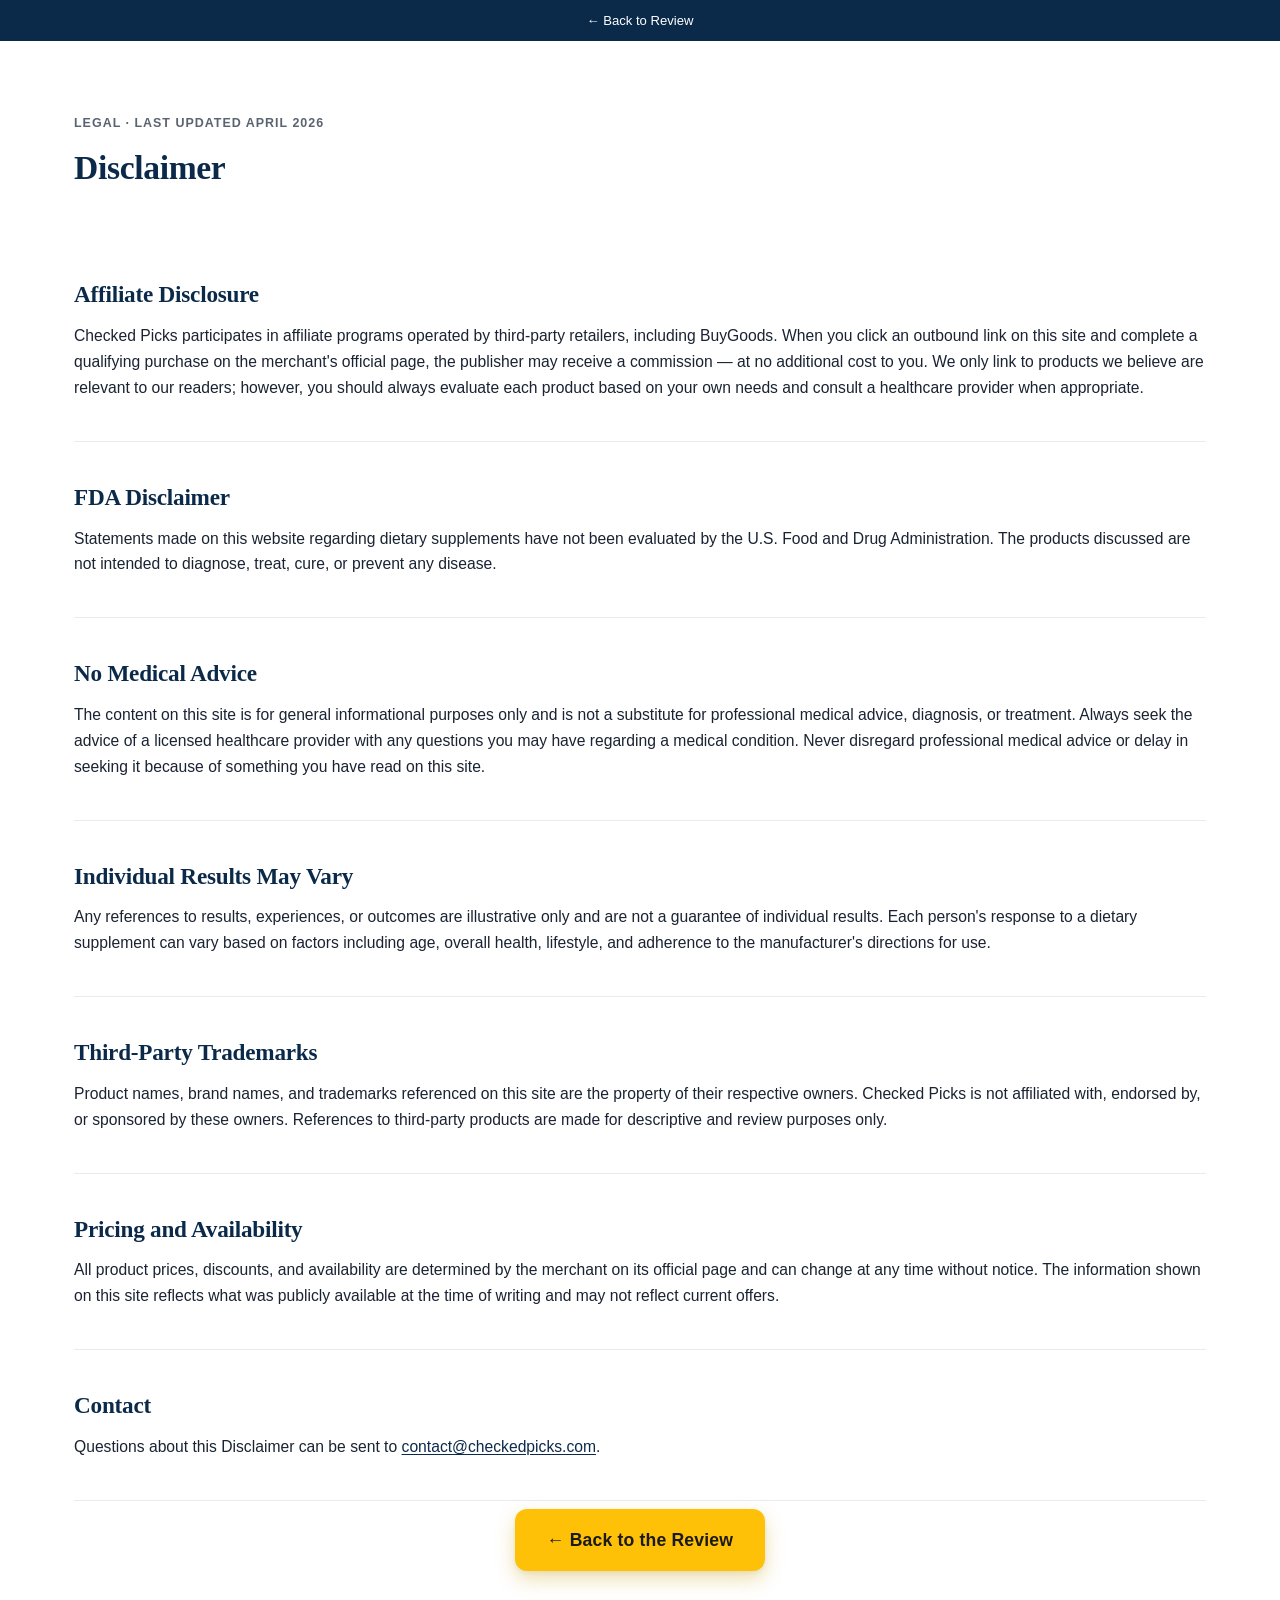
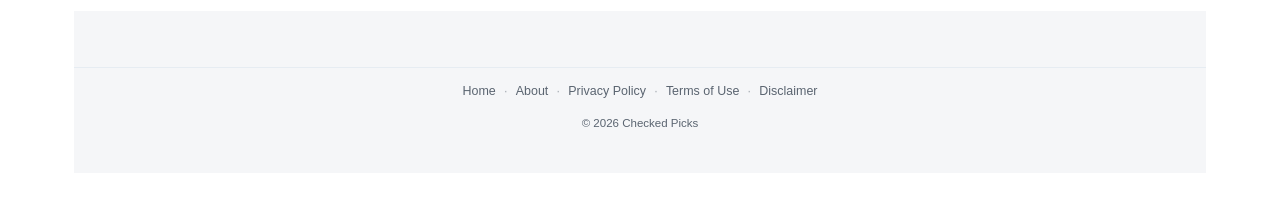
<file: disclaimer.html>
<!DOCTYPE html>
<html lang="en">
<head>
<meta charset="UTF-8">
<meta name="viewport" content="width=device-width, initial-scale=1.0, viewport-fit=cover">
<title>Disclaimer — Checked Picks</title>
<meta name="description" content="Affiliate disclosure, FDA disclaimer, and editorial disclaimer for Checked Picks.">
<meta name="robots" content="index, follow">
<link rel="canonical" href="https://cognicare.checkedpicks.com/disclaimer.html">
<link rel="stylesheet" href="style.css">
</head>
<body>

<header class="trust-bar" role="banner">
  <span class="trust-item"><a href="index.html" style="color:#fff;text-decoration:none;">← Back to Review</a></span>
</header>

<main class="container">
  <article>
    <header class="hero" style="text-align:left;">
      <p class="eyebrow">Legal · Last updated April 2026</p>
      <h1>Disclaimer</h1>
    </header>

    <section class="content-section">
      <h2>Affiliate Disclosure</h2>
      <p>Checked Picks participates in affiliate programs operated by third-party retailers, including BuyGoods. When you click an outbound link on this site and complete a qualifying purchase on the merchant's official page, the publisher may receive a commission — at no additional cost to you. We only link to products we believe are relevant to our readers; however, you should always evaluate each product based on your own needs and consult a healthcare provider when appropriate.</p>
    </section>

    <section class="content-section">
      <h2>FDA Disclaimer</h2>
      <p>Statements made on this website regarding dietary supplements have not been evaluated by the U.S. Food and Drug Administration. The products discussed are not intended to diagnose, treat, cure, or prevent any disease.</p>
    </section>

    <section class="content-section">
      <h2>No Medical Advice</h2>
      <p>The content on this site is for general informational purposes only and is not a substitute for professional medical advice, diagnosis, or treatment. Always seek the advice of a licensed healthcare provider with any questions you may have regarding a medical condition. Never disregard professional medical advice or delay in seeking it because of something you have read on this site.</p>
    </section>

    <section class="content-section">
      <h2>Individual Results May Vary</h2>
      <p>Any references to results, experiences, or outcomes are illustrative only and are not a guarantee of individual results. Each person's response to a dietary supplement can vary based on factors including age, overall health, lifestyle, and adherence to the manufacturer's directions for use.</p>
    </section>

    <section class="content-section">
      <h2>Third-Party Trademarks</h2>
      <p>Product names, brand names, and trademarks referenced on this site are the property of their respective owners. Checked Picks is not affiliated with, endorsed by, or sponsored by these owners. References to third-party products are made for descriptive and review purposes only.</p>
    </section>

    <section class="content-section">
      <h2>Pricing and Availability</h2>
      <p>All product prices, discounts, and availability are determined by the merchant on its official page and can change at any time without notice. The information shown on this site reflects what was publicly available at the time of writing and may not reflect current offers.</p>
    </section>

    <section class="content-section">
      <h2>Contact</h2>
      <p>Questions about this Disclaimer can be sent to <a href="mailto:contact@checkedpicks.com">contact@checkedpicks.com</a>.</p>
    </section>

    <section class="cta-section secondary">
      <a href="index.html" class="cta-btn" style="text-decoration:none;">← Back to the Review</a>
    </section>
  </article>

  <footer class="disclaimer" role="contentinfo">
    <nav class="footer-nav" aria-label="Legal">
      <a href="index.html">Home</a>
      <span aria-hidden="true">·</span>
      <a href="about.html">About</a>
      <span aria-hidden="true">·</span>
      <a href="privacy.html">Privacy Policy</a>
      <span aria-hidden="true">·</span>
      <a href="terms.html">Terms of Use</a>
      <span aria-hidden="true">·</span>
      <a href="disclaimer.html">Disclaimer</a>
    </nav>
    <p class="copyright">© 2026 Checked Picks</p>
  </footer>
</main>

</body>
</html>
</file>
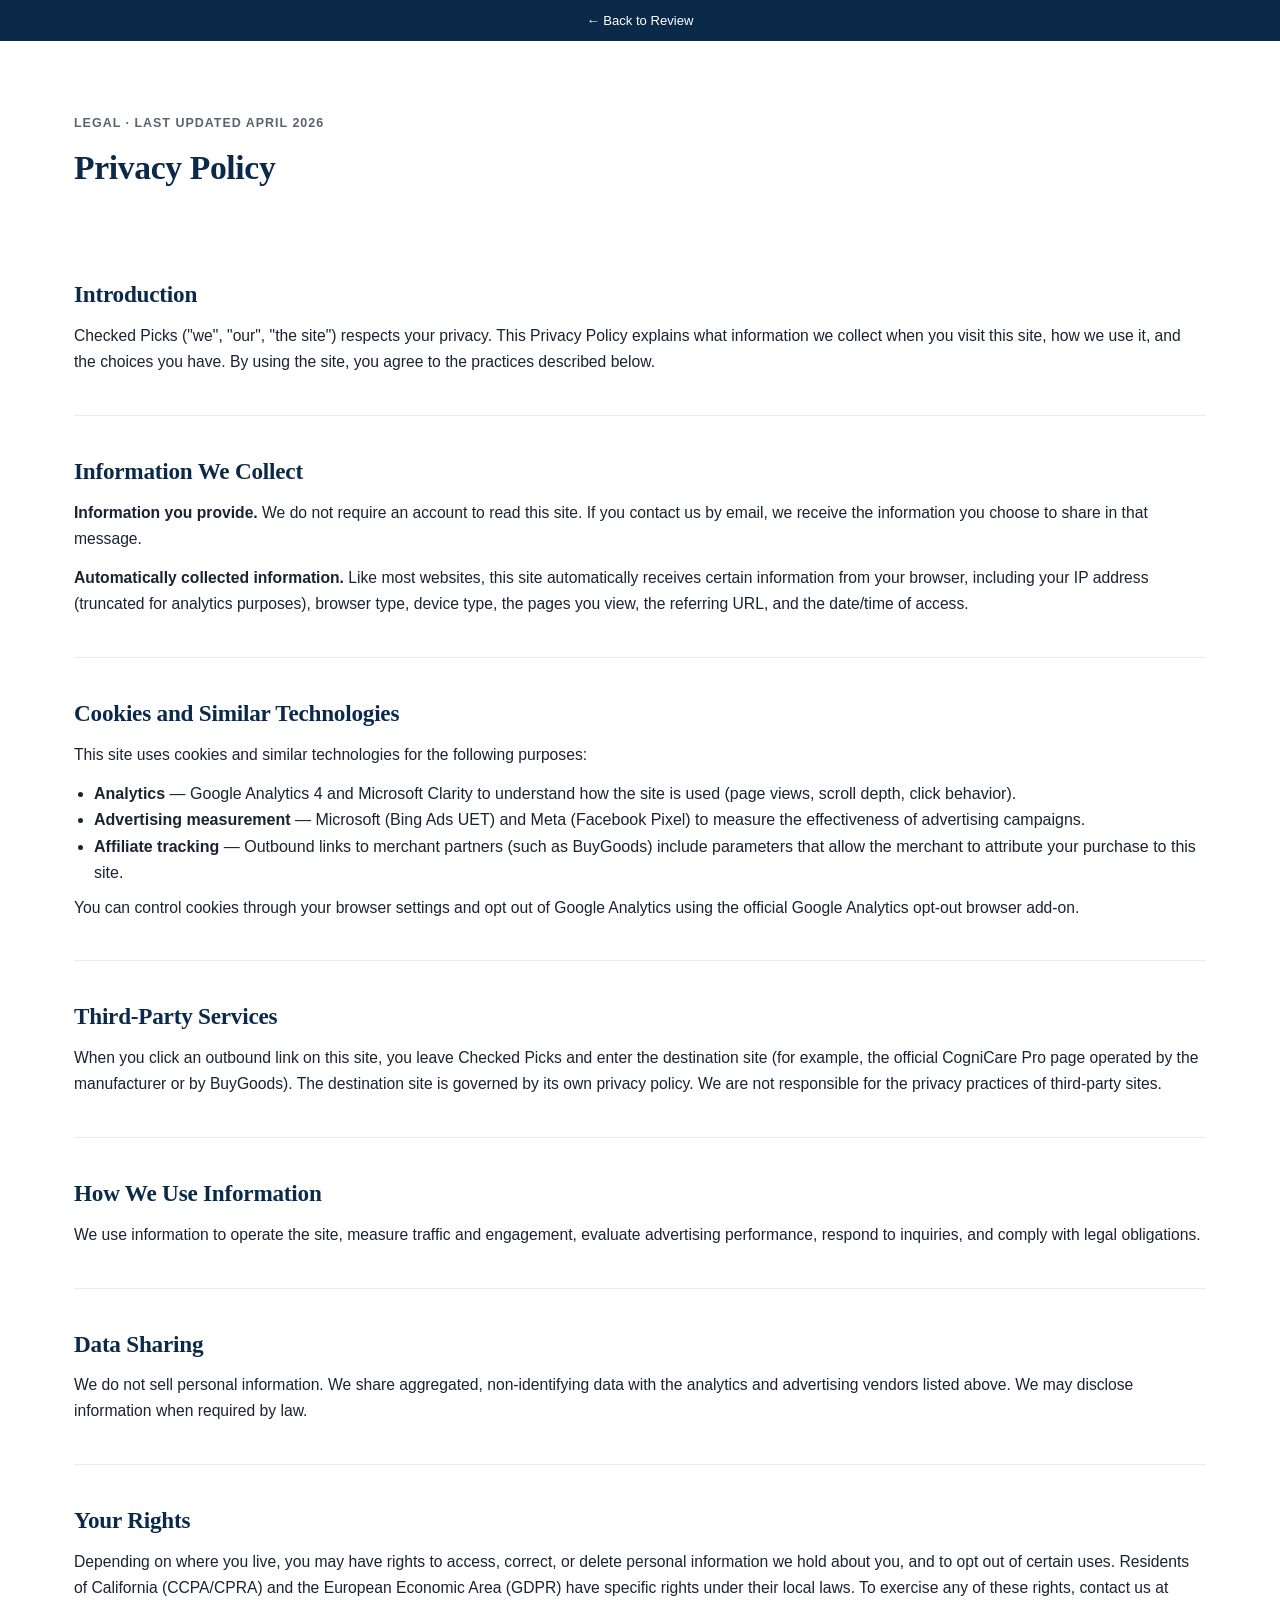
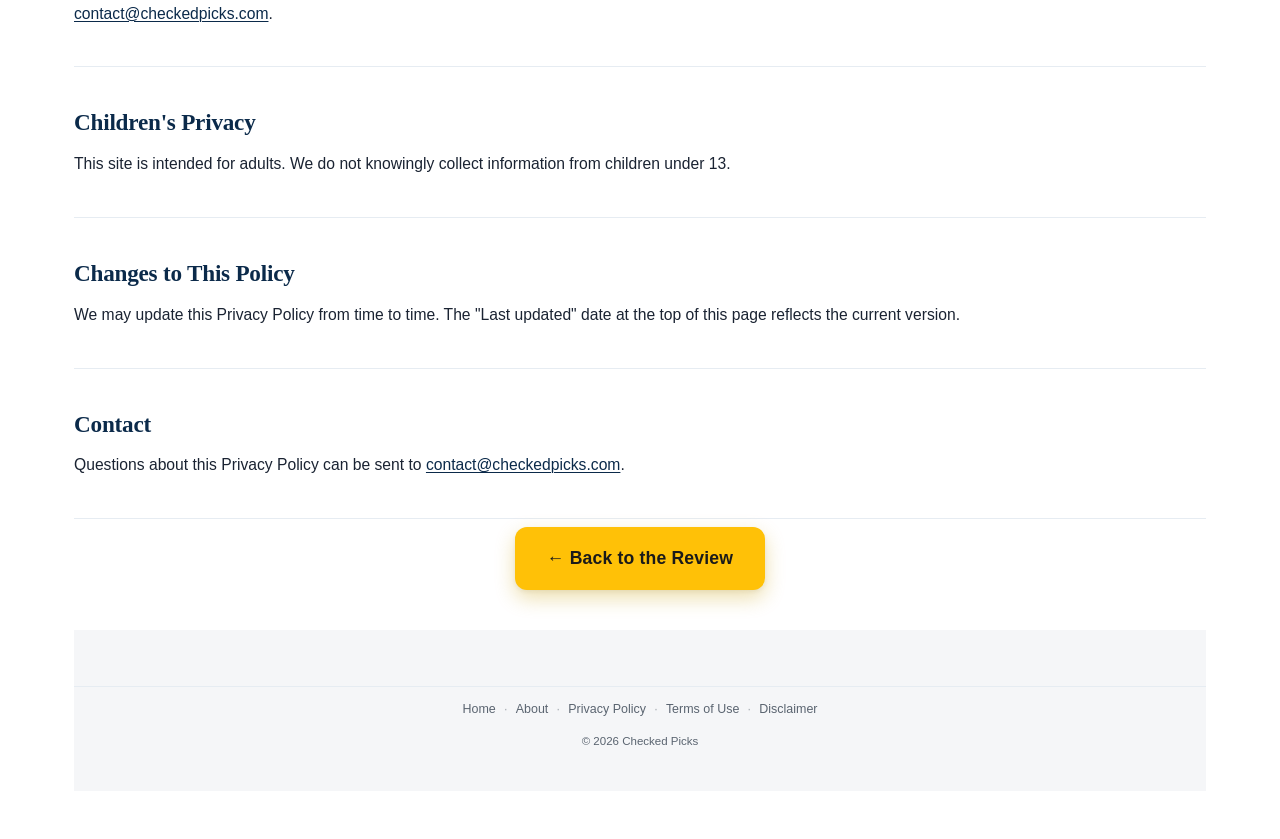
<file: privacy.html>
<!DOCTYPE html>
<html lang="en">
<head>
<meta charset="UTF-8">
<meta name="viewport" content="width=device-width, initial-scale=1.0, viewport-fit=cover">
<title>Privacy Policy — Checked Picks</title>
<meta name="description" content="Privacy policy for Checked Picks: what data is collected, how cookies are used, third-party services, and your rights.">
<meta name="robots" content="index, follow">
<link rel="canonical" href="https://cognicare.checkedpicks.com/privacy.html">
<link rel="stylesheet" href="style.css">
</head>
<body>

<header class="trust-bar" role="banner">
  <span class="trust-item"><a href="index.html" style="color:#fff;text-decoration:none;">← Back to Review</a></span>
</header>

<main class="container">
  <article>
    <header class="hero" style="text-align:left;">
      <p class="eyebrow">Legal · Last updated April 2026</p>
      <h1>Privacy Policy</h1>
    </header>

    <section class="content-section">
      <h2>Introduction</h2>
      <p>Checked Picks ("we", "our", "the site") respects your privacy. This Privacy Policy explains what information we collect when you visit this site, how we use it, and the choices you have. By using the site, you agree to the practices described below.</p>
    </section>

    <section class="content-section">
      <h2>Information We Collect</h2>
      <p><strong>Information you provide.</strong> We do not require an account to read this site. If you contact us by email, we receive the information you choose to share in that message.</p>
      <p><strong>Automatically collected information.</strong> Like most websites, this site automatically receives certain information from your browser, including your IP address (truncated for analytics purposes), browser type, device type, the pages you view, the referring URL, and the date/time of access.</p>
    </section>

    <section class="content-section">
      <h2>Cookies and Similar Technologies</h2>
      <p>This site uses cookies and similar technologies for the following purposes:</p>
      <ul style="padding-left:1.25rem;margin:0.5rem 0;">
        <li><strong>Analytics</strong> — Google Analytics 4 and Microsoft Clarity to understand how the site is used (page views, scroll depth, click behavior).</li>
        <li><strong>Advertising measurement</strong> — Microsoft (Bing Ads UET) and Meta (Facebook Pixel) to measure the effectiveness of advertising campaigns.</li>
        <li><strong>Affiliate tracking</strong> — Outbound links to merchant partners (such as BuyGoods) include parameters that allow the merchant to attribute your purchase to this site.</li>
      </ul>
      <p>You can control cookies through your browser settings and opt out of Google Analytics using the official Google Analytics opt-out browser add-on.</p>
    </section>

    <section class="content-section">
      <h2>Third-Party Services</h2>
      <p>When you click an outbound link on this site, you leave Checked Picks and enter the destination site (for example, the official CogniCare Pro page operated by the manufacturer or by BuyGoods). The destination site is governed by its own privacy policy. We are not responsible for the privacy practices of third-party sites.</p>
    </section>

    <section class="content-section">
      <h2>How We Use Information</h2>
      <p>We use information to operate the site, measure traffic and engagement, evaluate advertising performance, respond to inquiries, and comply with legal obligations.</p>
    </section>

    <section class="content-section">
      <h2>Data Sharing</h2>
      <p>We do not sell personal information. We share aggregated, non-identifying data with the analytics and advertising vendors listed above. We may disclose information when required by law.</p>
    </section>

    <section class="content-section">
      <h2>Your Rights</h2>
      <p>Depending on where you live, you may have rights to access, correct, or delete personal information we hold about you, and to opt out of certain uses. Residents of California (CCPA/CPRA) and the European Economic Area (GDPR) have specific rights under their local laws. To exercise any of these rights, contact us at <a href="mailto:contact@checkedpicks.com">contact@checkedpicks.com</a>.</p>
    </section>

    <section class="content-section">
      <h2>Children's Privacy</h2>
      <p>This site is intended for adults. We do not knowingly collect information from children under 13.</p>
    </section>

    <section class="content-section">
      <h2>Changes to This Policy</h2>
      <p>We may update this Privacy Policy from time to time. The "Last updated" date at the top of this page reflects the current version.</p>
    </section>

    <section class="content-section">
      <h2>Contact</h2>
      <p>Questions about this Privacy Policy can be sent to <a href="mailto:contact@checkedpicks.com">contact@checkedpicks.com</a>.</p>
    </section>

    <section class="cta-section secondary">
      <a href="index.html" class="cta-btn" style="text-decoration:none;">← Back to the Review</a>
    </section>
  </article>

  <footer class="disclaimer" role="contentinfo">
    <nav class="footer-nav" aria-label="Legal">
      <a href="index.html">Home</a>
      <span aria-hidden="true">·</span>
      <a href="about.html">About</a>
      <span aria-hidden="true">·</span>
      <a href="privacy.html">Privacy Policy</a>
      <span aria-hidden="true">·</span>
      <a href="terms.html">Terms of Use</a>
      <span aria-hidden="true">·</span>
      <a href="disclaimer.html">Disclaimer</a>
    </nav>
    <p class="copyright">© 2026 Checked Picks</p>
  </footer>
</main>

</body>
</html>
</file>
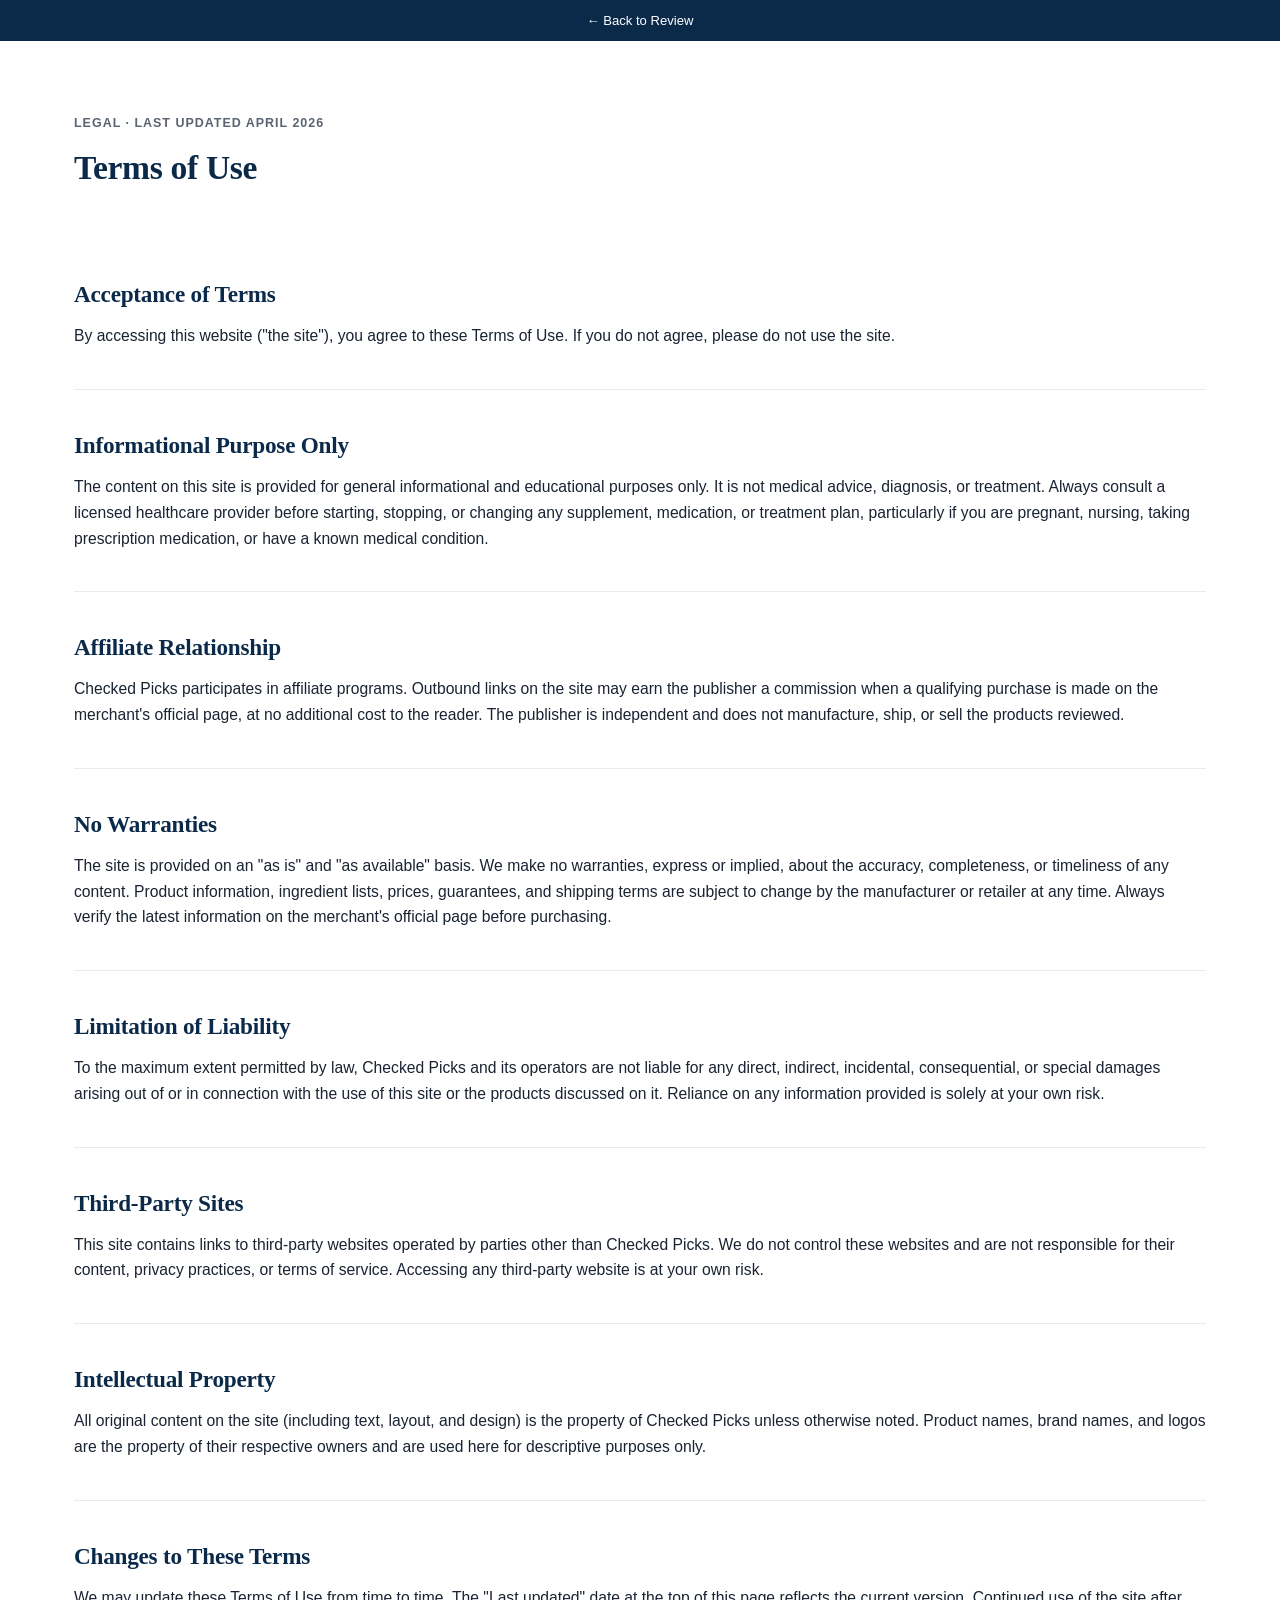
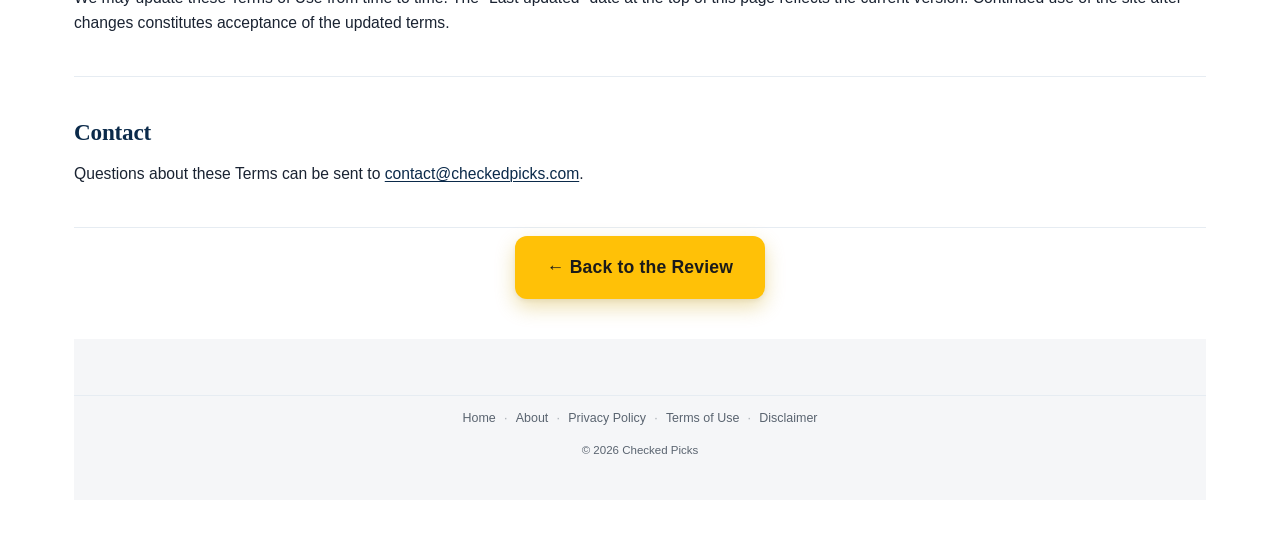
<file: terms.html>
<!DOCTYPE html>
<html lang="en">
<head>
<meta charset="UTF-8">
<meta name="viewport" content="width=device-width, initial-scale=1.0, viewport-fit=cover">
<title>Terms of Use — Checked Picks</title>
<meta name="description" content="Terms of Use for Checked Picks: site usage rules, content disclaimers, affiliate relationship, limitations of liability.">
<meta name="robots" content="index, follow">
<link rel="canonical" href="https://cognicare.checkedpicks.com/terms.html">
<link rel="stylesheet" href="style.css">
</head>
<body>

<header class="trust-bar" role="banner">
  <span class="trust-item"><a href="index.html" style="color:#fff;text-decoration:none;">← Back to Review</a></span>
</header>

<main class="container">
  <article>
    <header class="hero" style="text-align:left;">
      <p class="eyebrow">Legal · Last updated April 2026</p>
      <h1>Terms of Use</h1>
    </header>

    <section class="content-section">
      <h2>Acceptance of Terms</h2>
      <p>By accessing this website ("the site"), you agree to these Terms of Use. If you do not agree, please do not use the site.</p>
    </section>

    <section class="content-section">
      <h2>Informational Purpose Only</h2>
      <p>The content on this site is provided for general informational and educational purposes only. It is not medical advice, diagnosis, or treatment. Always consult a licensed healthcare provider before starting, stopping, or changing any supplement, medication, or treatment plan, particularly if you are pregnant, nursing, taking prescription medication, or have a known medical condition.</p>
    </section>

    <section class="content-section">
      <h2>Affiliate Relationship</h2>
      <p>Checked Picks participates in affiliate programs. Outbound links on the site may earn the publisher a commission when a qualifying purchase is made on the merchant's official page, at no additional cost to the reader. The publisher is independent and does not manufacture, ship, or sell the products reviewed.</p>
    </section>

    <section class="content-section">
      <h2>No Warranties</h2>
      <p>The site is provided on an "as is" and "as available" basis. We make no warranties, express or implied, about the accuracy, completeness, or timeliness of any content. Product information, ingredient lists, prices, guarantees, and shipping terms are subject to change by the manufacturer or retailer at any time. Always verify the latest information on the merchant's official page before purchasing.</p>
    </section>

    <section class="content-section">
      <h2>Limitation of Liability</h2>
      <p>To the maximum extent permitted by law, Checked Picks and its operators are not liable for any direct, indirect, incidental, consequential, or special damages arising out of or in connection with the use of this site or the products discussed on it. Reliance on any information provided is solely at your own risk.</p>
    </section>

    <section class="content-section">
      <h2>Third-Party Sites</h2>
      <p>This site contains links to third-party websites operated by parties other than Checked Picks. We do not control these websites and are not responsible for their content, privacy practices, or terms of service. Accessing any third-party website is at your own risk.</p>
    </section>

    <section class="content-section">
      <h2>Intellectual Property</h2>
      <p>All original content on the site (including text, layout, and design) is the property of Checked Picks unless otherwise noted. Product names, brand names, and logos are the property of their respective owners and are used here for descriptive purposes only.</p>
    </section>

    <section class="content-section">
      <h2>Changes to These Terms</h2>
      <p>We may update these Terms of Use from time to time. The "Last updated" date at the top of this page reflects the current version. Continued use of the site after changes constitutes acceptance of the updated terms.</p>
    </section>

    <section class="content-section">
      <h2>Contact</h2>
      <p>Questions about these Terms can be sent to <a href="mailto:contact@checkedpicks.com">contact@checkedpicks.com</a>.</p>
    </section>

    <section class="cta-section secondary">
      <a href="index.html" class="cta-btn" style="text-decoration:none;">← Back to the Review</a>
    </section>
  </article>

  <footer class="disclaimer" role="contentinfo">
    <nav class="footer-nav" aria-label="Legal">
      <a href="index.html">Home</a>
      <span aria-hidden="true">·</span>
      <a href="about.html">About</a>
      <span aria-hidden="true">·</span>
      <a href="privacy.html">Privacy Policy</a>
      <span aria-hidden="true">·</span>
      <a href="terms.html">Terms of Use</a>
      <span aria-hidden="true">·</span>
      <a href="disclaimer.html">Disclaimer</a>
    </nav>
    <p class="copyright">© 2026 Checked Picks</p>
  </footer>
</main>

</body>
</html>
</file>
<file: style.css>
*, *::before, *::after { box-sizing: border-box; }
* { margin: 0; padding: 0; }

:root {
  --bg: #f5f8fb;
  --surface: #ffffff;
  --text: #1a2332;
  --text-muted: #5a6470;
  --primary: #0b2a4a;
  --accent: #ffc107;
  --accent-hover: #ffd23f;
  --accent-shadow: #c79a00;
  --border: #e6ecf2;
  --success: #00a86b;
  --soft: #f0f4f8;
}

html { font-size: 16px; -webkit-text-size-adjust: 100%; scroll-behavior: smooth; }

body {
  font-family: 'Inter', -apple-system, BlinkMacSystemFont, "Segoe UI", Roboto, "Helvetica Neue", Arial, sans-serif;
  background: var(--surface);
  color: var(--text);
  line-height: 1.65;
  -webkit-font-smoothing: antialiased;
  -moz-osx-font-smoothing: grayscale;
}

/* === EDITORIAL HEADINGS (Merriweather serif) === */
.hero h1,
.content-section h2,
.about h2 {
  font-family: 'Merriweather', Georgia, "Times New Roman", serif;
  letter-spacing: -0.01em;
}

.content-section h3,
.sidebar-eyebrow {
  font-family: 'Inter', sans-serif;
}

.visually-hidden {
  position: absolute !important;
  width: 1px; height: 1px;
  padding: 0; margin: -1px; overflow: hidden;
  clip: rect(0,0,0,0); white-space: nowrap; border: 0;
}

/* Trust bar */
.trust-bar {
  background: var(--primary);
  color: #fff;
  text-align: center;
  padding: 0.6rem 1rem;
  font-size: 0.82rem;
  font-weight: 500;
}
.trust-divider { margin: 0 0.6rem; opacity: 0.4; }
@media (max-width: 480px) {
  .trust-bar { font-size: 0.72rem; padding: 0.5rem; }
  .trust-divider { margin: 0 0.3rem; }
}

/* Container */
.container {
  max-width: 720px;
  margin: 0 auto;
  padding: 1.5rem 1.25rem 2rem;
}

/* === LAYOUT (mobile-first: 1 coluna; desktop: 2 colunas) === */
.layout {
  display: grid;
  grid-template-columns: 1fr;
  gap: 0;
}

.main-content {
  min-width: 0; /* permite grid shrink */
}

/* Mobile: esconde sidebar (conteúdo já está acessível no fluxo principal) */
.sidebar {
  display: none;
}

/* Desktop: 2 colunas + sidebar sticky */
@media (min-width: 1024px) {
  .container {
    max-width: 1180px;
    padding: 2rem 1.5rem 3rem;
  }
  .layout {
    grid-template-columns: minmax(0, 1fr) 320px;
    gap: 2rem;
    align-items: start;
  }
  .sidebar {
    display: block;
    position: sticky;
    top: 1.5rem;
    align-self: start;
    max-height: calc(100vh - 3rem);
    overflow-y: auto;
  }
  .sidebar::-webkit-scrollbar { width: 6px; }
  .sidebar::-webkit-scrollbar-thumb { background: var(--border); border-radius: 3px; }
}

article > header,
article > section,
.disclaimer {
  background: transparent;
  border-radius: 0;
  padding: 2rem 0;
  margin-bottom: 0;
  box-shadow: none;
}

/* Separador sutil entre seções (visual fluido sem cards) */
article > section + section,
article > section + .disclaimer {
  border-top: 1px solid var(--border);
}

.disclaimer {
  margin-top: 1rem;
  font-size: 0.85rem;
  color: var(--text-muted);
}

@media (min-width: 1024px) {
  article > header,
  article > section,
  .disclaimer {
    padding-block: 2.5rem;
  }
}

/* Hero */
.hero { text-align: center; }
.eyebrow {
  font-size: 0.78rem;
  font-weight: 600;
  letter-spacing: 0.08em;
  text-transform: uppercase;
  color: var(--text-muted);
  margin-bottom: 0.85rem;
}
.hero h1 {
  font-size: clamp(1.5rem, 5vw, 2.1rem);
  line-height: 1.25;
  color: var(--primary);
  font-weight: 800;
  letter-spacing: -0.01em;
  margin-bottom: 0.65rem;
}
.byline {
  font-size: 0.85rem;
  color: var(--text-muted);
  margin-bottom: 0.85rem;
  font-style: italic;
}
.subhead {
  font-size: clamp(1rem, 2.6vw, 1.1rem);
  color: var(--text-muted);
  margin-bottom: 1.5rem;
  line-height: 1.5;
}
.subhead strong { color: var(--text); font-weight: 600; }
.product-img {
  width: 100%;
  max-width: 320px;
  height: auto;
  display: block;
  margin: 0 auto 1.5rem;
}
.cta-note {
  margin-top: 0.75rem;
  font-size: 0.78rem;
  color: var(--text-muted);
}

/* Quick facts grid */
.quick-facts { background: var(--soft) !important; padding: 1.5rem !important; }
.facts-grid {
  display: grid;
  grid-template-columns: repeat(3, 1fr);
  gap: 0.75rem;
}
.fact {
  background: var(--surface);
  padding: 0.75rem;
  border-radius: 10px;
  display: flex;
  flex-direction: column;
  text-align: center;
  gap: 0.15rem;
}
.fact-label {
  font-size: 0.7rem;
  text-transform: uppercase;
  letter-spacing: 0.06em;
  color: var(--text-muted);
  font-weight: 600;
}
.fact-value {
  font-size: 0.92rem;
  color: var(--text);
  font-weight: 700;
}
@media (max-width: 480px) {
  .facts-grid { grid-template-columns: repeat(2, 1fr); }
}

/* Content sections */
.content-section h2 {
  font-size: clamp(1.2rem, 3.5vw, 1.45rem);
  color: var(--primary);
  margin-bottom: 0.85rem;
  font-weight: 700;
  line-height: 1.3;
}
.content-section h3 {
  font-size: 1.05rem;
  color: var(--text);
  margin-bottom: 0.35rem;
  font-weight: 700;
}
.content-section p {
  font-size: 0.98rem;
  color: var(--text);
  margin-bottom: 0.85rem;
}
.content-section p:last-child { margin-bottom: 0; }
.content-section a {
  color: var(--primary);
  text-decoration: underline;
  text-decoration-thickness: 1px;
  text-underline-offset: 2px;
}
.content-section sup a {
  text-decoration: none;
  font-size: 0.7rem;
  background: var(--soft);
  padding: 0.1rem 0.35rem;
  border-radius: 4px;
  margin-left: 2px;
}

/* Legit checks list */
.legit-checks {
  list-style: none;
  margin: 0.75rem 0;
  padding: 0;
}
.legit-checks li {
  position: relative;
  padding: 0.65rem 0 0.65rem 1.85rem;
  border-bottom: 1px solid var(--border);
  font-size: 0.95rem;
  line-height: 1.5;
}
.legit-checks li:last-child { border-bottom: none; }
.legit-checks li::before {
  content: "✓";
  position: absolute;
  left: 0;
  top: 0.65rem;
  width: 1.35rem;
  height: 1.35rem;
  background: var(--success);
  color: #fff;
  border-radius: 50%;
  font-size: 0.78rem;
  font-weight: 700;
  display: flex;
  align-items: center;
  justify-content: center;
  line-height: 1;
}

/* Methodology list */
.methodology {
  margin: 0.75rem 0 1rem;
  padding-left: 1.25rem;
}
.methodology li {
  font-size: 0.95rem;
  margin-bottom: 0.6rem;
  line-height: 1.55;
}

/* Ingredient list */
.ingredient-list {
  list-style: none;
  margin-top: 0.5rem;
}
.ingredient-list > li {
  padding: 1rem 0;
  border-bottom: 1px solid var(--border);
}
.ingredient-list > li:last-child { border-bottom: none; }
.ingredient-list p {
  font-size: 0.92rem;
  color: var(--text-muted);
  margin: 0;
  line-height: 1.55;
}

/* Comparison table */
.comparison-wrap {
  overflow-x: auto;
  margin: 0.5rem -0.5rem 0.5rem;
  padding: 0 0.5rem;
}
.comparison {
  width: 100%;
  border-collapse: collapse;
  margin-top: 0.5rem;
  font-size: 0.9rem;
}
.comparison th, .comparison td {
  padding: 0.75rem 0.6rem;
  text-align: left;
  border-bottom: 1px solid var(--border);
  vertical-align: top;
}
.comparison th {
  background: var(--soft);
  color: var(--primary);
  font-weight: 700;
  font-size: 0.82rem;
}
.comparison tr:last-child td { border-bottom: none; }
.comparison-note {
  font-size: 0.8rem;
  color: var(--text-muted);
  font-style: italic;
  margin-top: 0.5rem;
}
@media (max-width: 720px) {
  .comparison { font-size: 0.82rem; }
  .comparison th, .comparison td { padding: 0.5rem 0.4rem; }
}

/* FAQ */
.faq details {
  border-bottom: 1px solid var(--border);
  padding: 0.85rem 0;
}
.faq details:last-of-type { border-bottom: none; }
.faq summary {
  cursor: pointer;
  font-weight: 600;
  color: var(--text);
  list-style: none;
  position: relative;
  padding-right: 1.5rem;
  font-size: 0.98rem;
}
.faq summary::-webkit-details-marker { display: none; }
.faq summary::after {
  content: "+";
  position: absolute;
  right: 0;
  top: 50%;
  transform: translateY(-50%);
  font-size: 1.4rem;
  color: var(--primary);
  font-weight: 400;
  line-height: 1;
}
.faq details[open] summary::after { content: "−"; }
.faq details p {
  margin-top: 0.6rem;
  font-size: 0.92rem;
  color: var(--text-muted);
  line-height: 1.6;
}

/* CTA */
.cta-section {
  text-align: center;
}
.cta-section.secondary {
  background: transparent !important;
  box-shadow: none !important;
  padding: 0.5rem 0 1.5rem !important;
}
.cta-lead {
  font-size: 1rem;
  color: var(--text);
  margin-bottom: 1.25rem;
  font-weight: 500;
}
.cta-btn {
  display: inline-block;
  background: var(--accent);
  color: #1a1a1a;
  font-family: 'Inter', sans-serif;
  font-weight: 700;
  font-size: clamp(1rem, 2.8vw, 1.1rem);
  padding: 1.05rem 2rem;
  border-radius: 12px;
  text-decoration: none;
  box-shadow: 0 8px 20px rgba(199, 154, 0, 0.32), 0 2px 4px rgba(0,0,0,0.06);
  transition: transform 0.2s ease, box-shadow 0.2s ease, background 0.2s ease;
  letter-spacing: 0.01em;
  min-width: 240px;
}
.cta-btn:hover {
  background: var(--accent-hover);
  transform: translateY(-2px);
  box-shadow: 0 14px 28px rgba(199, 154, 0, 0.42), 0 4px 8px rgba(0,0,0,0.08);
}
.cta-btn:active {
  transform: translateY(0);
  box-shadow: 0 4px 12px rgba(199, 154, 0, 0.32);
}
.guarantee { margin-top: 1rem; font-size: 0.85rem; color: var(--text-muted); }

/* About / References */
.about { background: var(--soft) !important; }
.references ol {
  margin-top: 0.5rem;
  padding-left: 1.25rem;
}
.references li {
  font-size: 0.85rem;
  color: var(--text-muted);
  margin-bottom: 0.6rem;
  line-height: 1.55;
}
.references em { color: var(--text); }

/* === SIDEBAR (desktop) === */
.sidebar-card {
  background: transparent;
  border-radius: 0;
  padding: 1rem 0;
  margin-bottom: 0;
  box-shadow: none;
  border-bottom: 1px solid var(--border);
}
.sidebar-card:last-child {
  margin-bottom: 0;
  border-bottom: none;
}

.sidebar-eyebrow {
  font-size: 0.7rem;
  font-weight: 700;
  letter-spacing: 0.08em;
  text-transform: uppercase;
  color: var(--text-muted);
  margin-bottom: 0.6rem;
}
.sidebar-eyebrow-alt {
  margin-top: 1rem;
  color: #b3534b;
}

.sidebar-verdict p:not(.sidebar-eyebrow):not(.sidebar-rating) {
  font-size: 0.9rem;
  color: var(--text-muted);
  line-height: 1.55;
  margin: 0;
}
.sidebar-rating {
  color: #ffc107;
  font-size: 1.05rem;
  letter-spacing: 0.1em;
  margin-bottom: 0.5rem !important;
}

.sidebar-cta {
  text-align: center;
  background: linear-gradient(180deg, #fffbeb 0%, #fff 100%);
}
.sidebar-cta .cta-btn {
  min-width: 100%;
  margin: 0.6rem 0 0.5rem;
  font-size: 0.95rem;
  padding: 0.85rem 1rem;
}
.sidebar-price-note {
  font-size: 0.85rem;
  color: var(--text);
  margin: 0;
  font-weight: 500;
}
.sidebar-fine {
  font-size: 0.72rem;
  color: var(--text-muted);
  margin: 0;
  line-height: 1.4;
}

.bestfor-list {
  list-style: none;
  padding: 0;
  margin: 0;
}
.bestfor-list li {
  font-size: 0.88rem;
  padding: 0.3rem 0 0.3rem 1.35rem;
  position: relative;
  color: var(--text);
  line-height: 1.45;
}
.bestfor-list li::before {
  content: "•";
  position: absolute;
  left: 0.35rem;
  top: 0.25rem;
  color: var(--primary);
  font-weight: 700;
}

.sidebar-toc ol {
  list-style: none;
  padding: 0;
  margin: 0;
  counter-reset: toc;
}
.sidebar-toc li {
  counter-increment: toc;
  font-size: 0.86rem;
  padding: 0.35rem 0;
  border-bottom: 1px dashed var(--border);
}
.sidebar-toc li:last-child { border-bottom: none; }
.sidebar-toc li::before {
  content: counter(toc) ". ";
  color: var(--text-muted);
  font-weight: 600;
}
.sidebar-toc a {
  color: var(--text);
  text-decoration: none;
}
.sidebar-toc a:hover {
  color: var(--primary);
  text-decoration: underline;
}

/* Disclaimer (footer) */
.disclaimer {
  background: rgba(11, 42, 74, 0.04) !important;
  font-size: 0.78rem;
  color: var(--text-muted);
  line-height: 1.55;
  box-shadow: none !important;
}
.disclaimer p { margin-bottom: 0.65rem; }
.disclaimer p:last-child { margin-bottom: 0; }
.disclaimer strong { color: var(--text); }
.copyright { text-align: center; margin-top: 0.85rem; font-size: 0.72rem; }

/* Footer navigation (legal pages) */
.footer-nav {
  text-align: center;
  margin-top: 1rem;
  padding-top: 0.85rem;
  border-top: 1px solid var(--border);
  font-size: 0.78rem;
  color: var(--text-muted);
}
.footer-nav a {
  color: var(--text-muted);
  text-decoration: none;
  margin: 0 0.15rem;
}
.footer-nav a:hover { color: var(--primary); text-decoration: underline; }
.footer-nav span { margin: 0 0.15rem; opacity: 0.5; }
</file>
